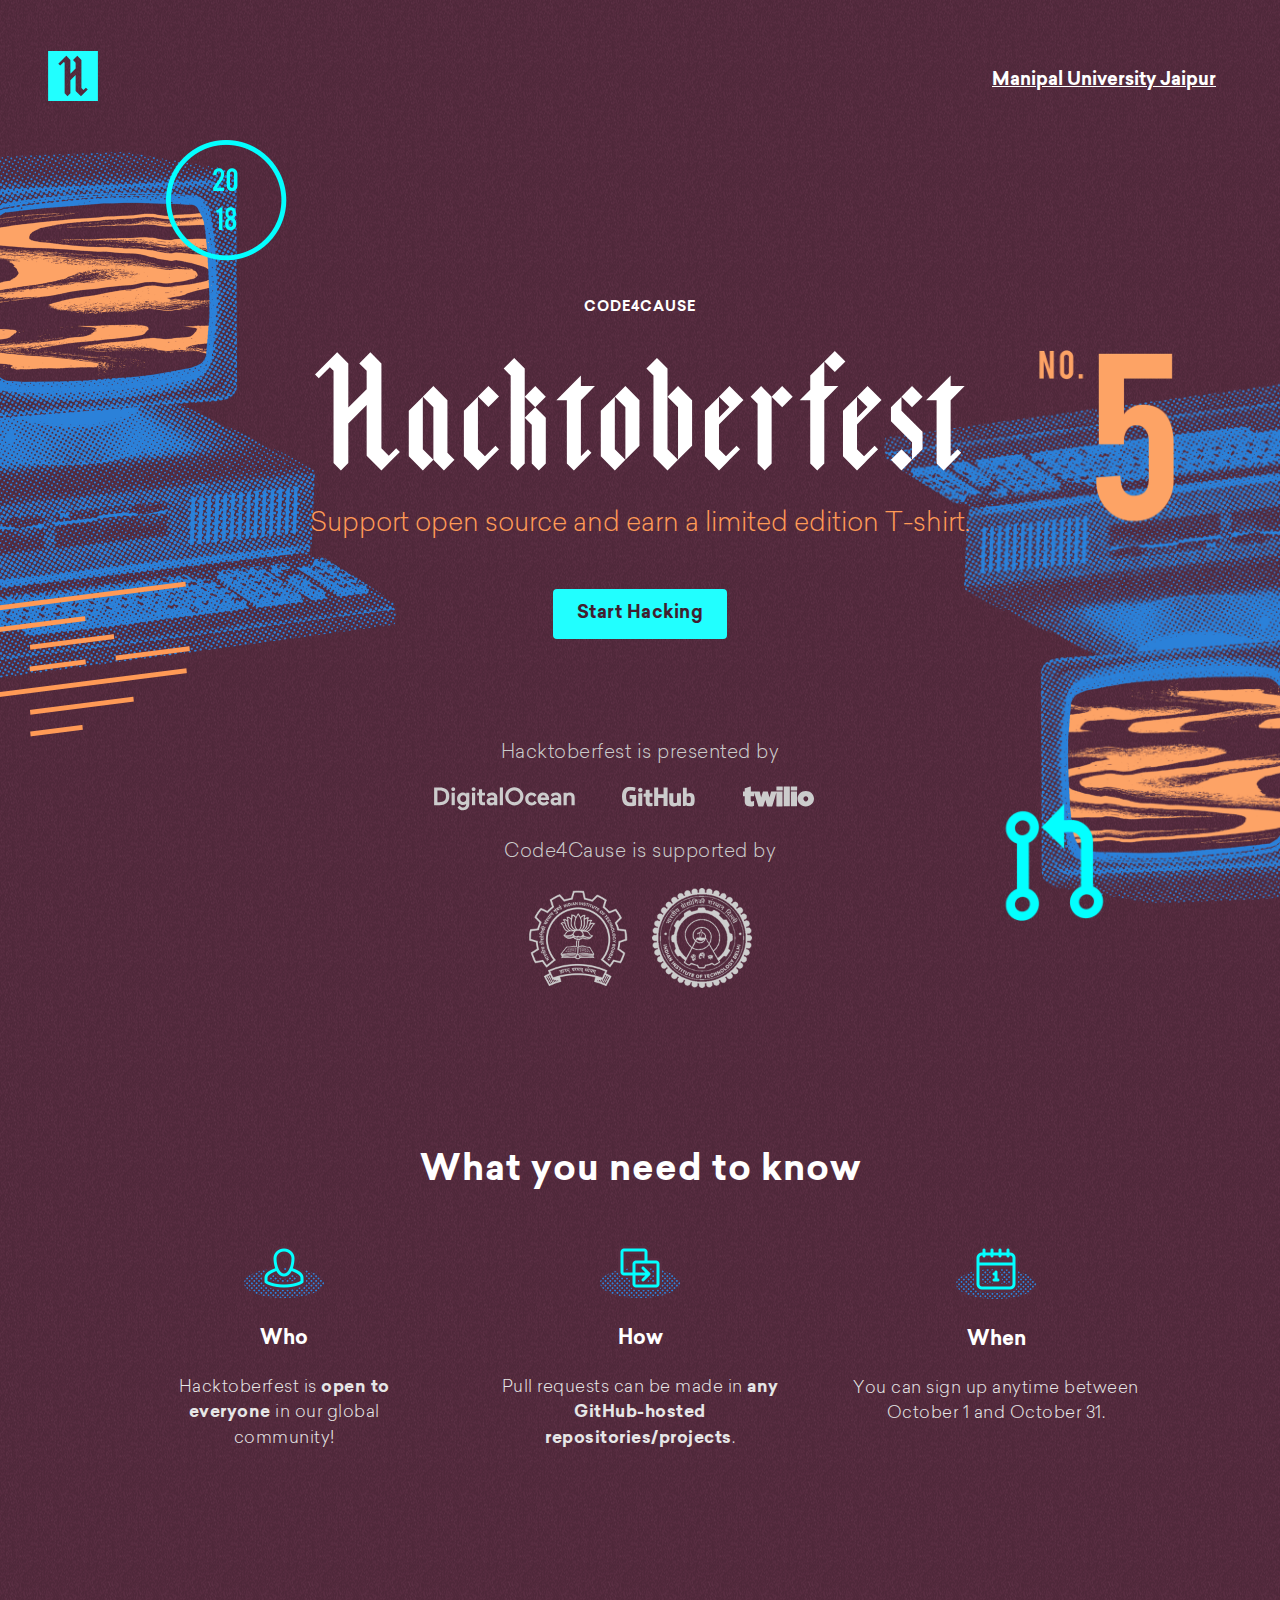
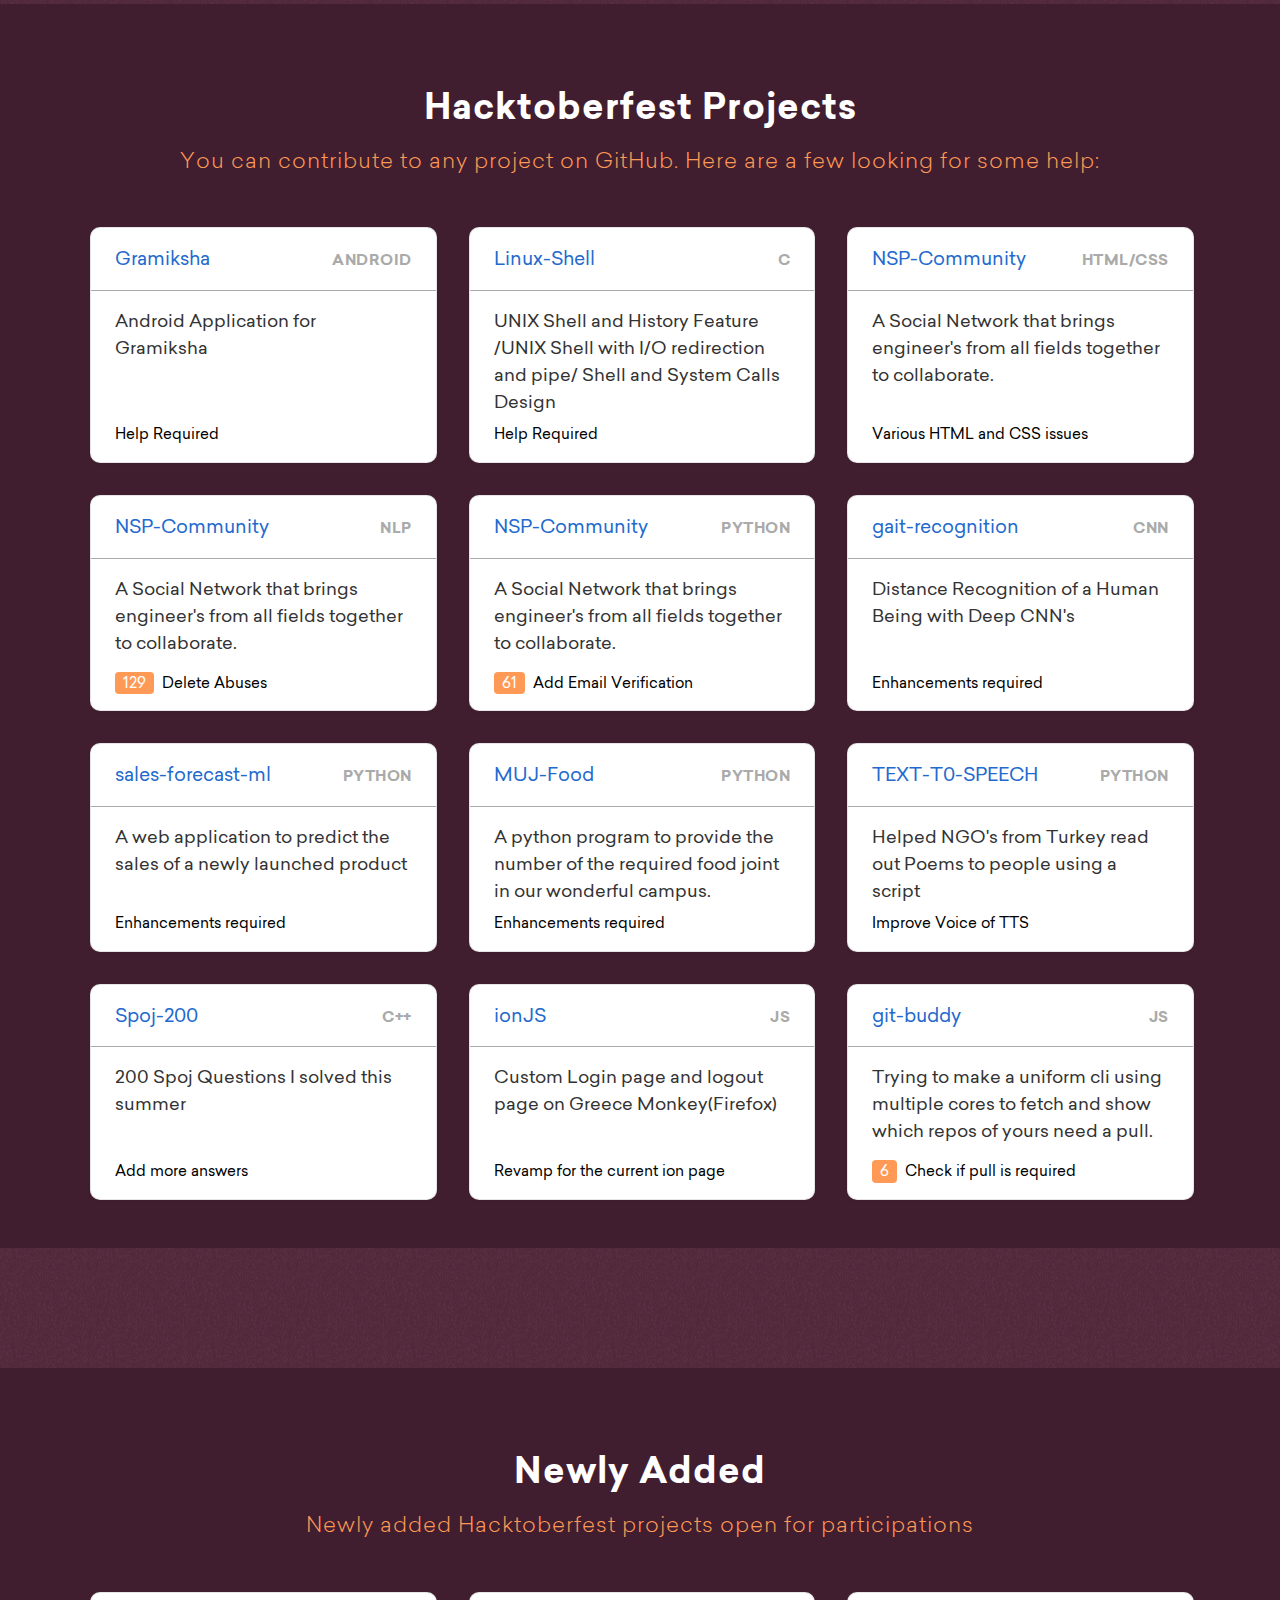
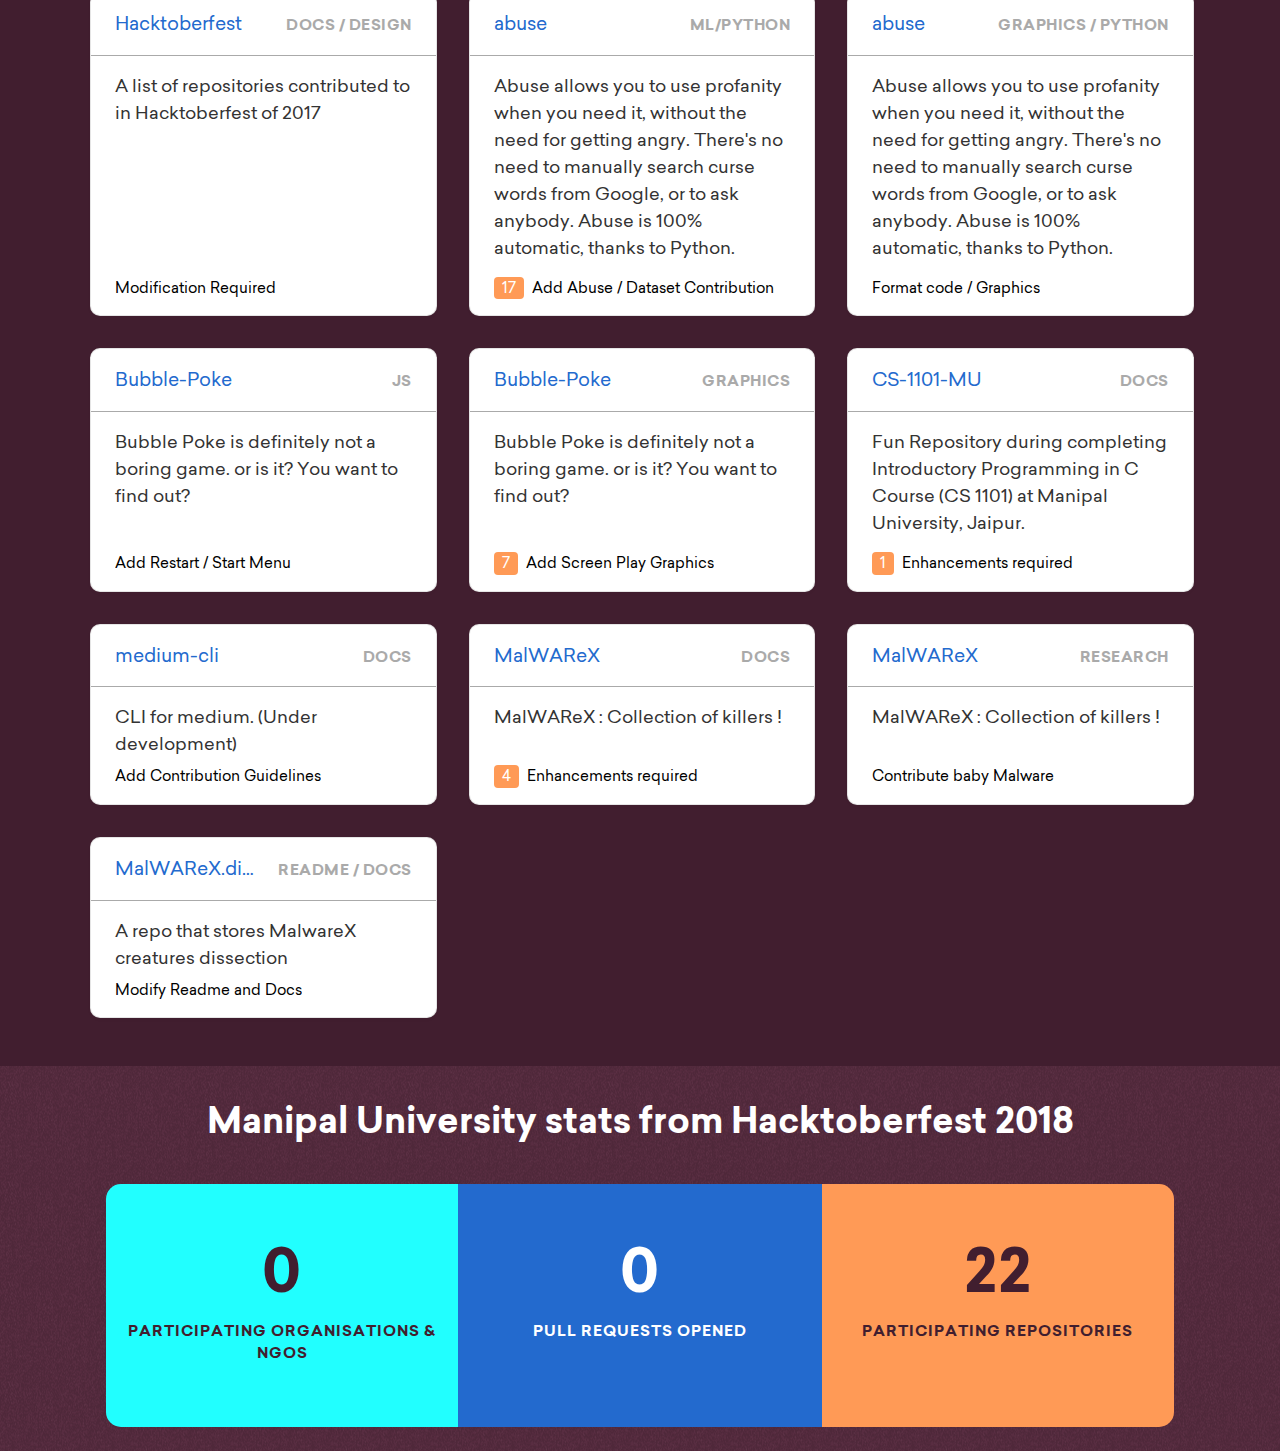
<file: index.html>
<!DOCTYPE html>
<html lang="en">
   <head>
      <meta charset="utf-8">
      <meta content="IE=edge,chrome=1" http-equiv="X-UA-Compatible">
      <title>Hacktoberfest (C4C)</title>
      <link rel="apple-touch-icon" href="apple-touch-icon.png">
      <link rel="shortcut icon" href="favicon.png">
      <meta name="description" content="Hacktoberfest is a month-long celebration of open source software.">
      <meta name="viewport" content="width=device-width, initial-scale=1.0">
      <link rel="stylesheet" media="screen" href="assets/teaser.css" />
      <script src="http://cdn.ravenjs.com/1.1.2/jquery,native/raven.min.js"></script>
      <script src="https://cdn.polyfill.io/v2/polyfill.min.js?features=default,matchMedia,Element.prototype.placeholder,Array.prototype.includes"></script>
      <link rel="stylesheet" media="all" href="assets/application-17a40a0e481697a169f58efbbceac349c4dee085b96641f5411b82c4718132b2.css" />
      <meta name="csrf-param" content="authenticity_token" />
      <meta name="csrf-token" content="JSiXw0ukilD1JzIhTpXRj3lHNp4OrdzouauXdsvU4MRqqbFEiLSiZOFg4X2PkeLS6EuGj/yr6QbmbVQl5r0ufg==" />
   </head>
   <body class="controller--home action--index">
      <header class="header" role="banner">
         <nav class="top-nav">
            <a href="index.html">
                <!-- Generator: Adobe Illustrator 22.1.0, SVG Export Plug-In . SVG Version: 6.00 Build 0)  -->
                <svg xmlns="http://www.w3.org/2000/svg" xmlns:xlink="http://www.w3.org/1999/xlink" version="1.1" id="Layer_1" x="0px" y="0px"
                    viewBox="0 0 300 300" style="enable-background:new 0 0 300 300;" xml:space="preserve" role="img" aria-labelledby="dyn2wm4vin1xgraye3ggy9kf12oaz8a"
                    class="header__logo" width="50px" height="50px">
                    <title id="dyn2wm4vin1xgraye3ggy9kf12oaz8a">Hacktoberfest</title>
                    <style type="text/css">
                        .st0 {
                            fill: #FFFFFF;
                        }
                    </style>
                    <path class="st0" d="M0.7,0.7v298.7h298.7V0.7H0.7z M197.8,271.4l-32-32v-95.6l-31.4,31.4v79l-17.3,17.3L99.8,254V70.4L95,65.6  L73,87.7L61.7,76.5l47.8-47.8l0.1,0.1l0,0l1.9,1.8l22.8,22.8V136l31.4-31.4V70.2L150,54.4l25.8-25.8l24.7,24.7v169.1l12.1,12.1  l14.7-14.7l11.1,11.1L197.8,271.4z"></path>
                </svg>
            </a>
            <ul class="top-nav--secondary">
               <li>
                  <a class="active" href="https://jaipur.manipal.edu" target="_blank">Manipal University Jaipur</a>
               </li>
            </ul>
        </nav>
    </header>
    <main>
        <section id="top" class="hero">
            <div class="hero--content">
               <h1 class="hero--headline">
                  Code4Cause
               </h1>
               <div class="hero--logo">
                  <svg xmlns="http://www.w3.org/2000/svg" xmlns:xlink="http://www.w3.org/1999/xlink" width="650px" height="120px" viewBox="0 0 650 120" version="1.1" role="img" aria-labelledby="87qhsz3360uj6xpqxk4hl975pio2u7p l1bc0610ek2gqye5ebsbttyeav9mn9q" class="hero--logo-image">
                     <title id="87qhsz3360uj6xpqxk4hl975pio2u7p">Hacktoberfest 2018</title>
                     <!-- Generator: Sketch 50.2 (55047) - http://www.bohemiancoding.com/sketch -->
                     <desc id="l1bc0610ek2gqye5ebsbttyeav9mn9q">Created with Sketch.</desc>
                     <defs></defs>
                     <g id="Landing-Page" stroke="none" stroke-width="1" fill="none" fill-rule="evenodd">
                        <g id="hacktoberfest-landing_v7" transform="translate(-475.000000, -323.000000)" fill="#FFFFFF">
                           <g id="hero-copy---coming-soon" transform="translate(475.000000, 278.000000)">
                              <g id="Group" transform="translate(0.000000, 45.000000)">
                                 <polygon id="Fill-1" points="241.322346 49.1683308 251.858887 49.1683308 251.858887 112.384872 258.882045 119.40803 265.907008 112.384872 276.441744 101.848331 272.930165 98.3358496 265.907008 105.35991 265.907008 49.1674286 279.954226 35.1202105 265.907008 35.1202105 265.907008 24.5845714"></polygon>
                                 <polygon id="Fill-2" points="495.250647 24.5841203 495.250647 38.6322406 484.715008 49.1678797 495.250647 49.1678797 495.250647 112.385323 502.274707 119.408481 509.298767 112.385323 509.298767 49.1678797 523.346887 35.1206617 509.298767 35.1206617 509.298767 24.5841203 509.298767 10.5350977"></polygon>
                                 <polygon id="Fill-3" points="519.834857 -9.02255639e-05 509.299218 10.5355489 519.834857 21.071188 530.370496 10.5355489"></polygon>
                                 <polygon id="Fill-4" points="331.430075 17.5592481 338.454135 24.5842105 338.454135 105.360451 352.502256 119.408571 363.038797 108.87203 352.502256 98.336391 352.502256 45.656391 352.502256 35.1198496 352.502256 17.5592481 341.965714 7.02360902"></polygon>
                                 <polygon id="Fill-5" points="352.502526 45.656391 363.038165 56.1920301 363.038165 108.87203 377.086286 94.8239098 377.086286 49.1679699 363.038165 35.1198496"></polygon>
                                 <polygon id="Fill-6" points="44.2816241 12.3947368 51.6611729 19.7742857 51.6611729 38.1342857 33.3020752 56.4933835 33.3020752 30.8449624 33.3020752 12.3947368 22.2313985 1.32406015 22.1862857 1.37007519 22.1411729 1.32406015 -0.000180451128 23.4654135 3.78117293 27.2467669 14.8509474 16.1760902 18.5420752 19.8663158 18.5420752 112.027218 25.9216241 119.408571 33.3020752 112.027218 33.3020752 72.3956391 51.6611729 54.0365414 51.6611729 86.1965414 51.6611729 104.647669 66.4211729 119.408571 73.8025263 112.027218 77.4927519 108.337895 84.8723008 100.957444 81.1829774 97.267218 73.8025263 104.647669 66.4211729 97.267218 66.4211729 86.1965414 66.4211729 30.8449624 66.4211729 16.0849624 66.4211729 12.3947368 55.3513985 1.32406015"></polygon>
                                 <polygon id="Fill-7" points="611.067248 49.1683308 621.602887 49.1683308 621.602887 112.384872 628.626947 119.40803 635.651008 112.384872 646.186647 101.848331 642.675068 98.3358496 635.651008 105.35991 635.651008 49.1674286 649.699128 35.1202105 635.651008 35.1202105 635.651008 24.5845714"></polygon>
                                 <polygon id="Fill-8" points="285.793985 59.703609 285.793985 105.359549 299.842105 119.408571 310.377744 108.87203 299.842105 98.336391 299.842105 45.656391"></polygon>
                                 <polygon id="Fill-9" points="299.842195 45.656391 310.378737 56.1920301 310.378737 108.87203 324.426857 94.8239098 324.426857 49.1679699 310.378737 35.1198496"></polygon>
                                 <path d="M403.978466,45.6563008 L389.930346,59.7035188 L389.930346,105.360361 L403.978466,119.408481 L411.002526,112.385323 L414.514105,108.87194 L425.050647,98.3363008 L421.538165,94.8238195 L411.002526,105.360361 L403.978466,98.3363008 L403.978466,73.578406 L428.475609,49.0812632 L414.514105,35.1206617 L403.978466,45.6563008 Z M403.978466,45.6563008 L414.427489,56.1053233 L403.978466,66.5543459 L403.978466,45.6563008 Z" id="Fill-10"></path>
                                 <polygon id="Fill-11" points="93.7910977 59.703609 93.7910977 105.359549 107.839218 119.408571 118.374857 108.87203 107.839218 98.336391 107.839218 45.656391"></polygon>
                                 <polygon id="Fill-12" points="107.839218 45.6563008 118.374857 56.1919398 118.374857 108.87194 128.911398 119.408481 139.447038 108.87194 132.422977 101.84788 132.422977 49.1678797 118.374857 35.1206617"></polygon>
                                 <polygon id="Fill-13" points="148.886526 59.703609 148.886526 105.359549 162.933744 119.408571 169.957805 112.384511 173.470286 108.87203 184.005925 98.336391 180.494346 94.8239098 169.957805 105.359549 162.933744 98.336391 162.933744 45.656391"></polygon>
                                 <polygon id="Fill-14" points="162.934105 45.556782 173.469744 56.0933233 184.005383 45.556782 173.469744 35.0211429"></polygon>
                                 <polygon id="Fill-15" points="220.270105 35.1200301 209.734466 45.6565714 220.270105 56.1913083 230.806647 45.6565714"></polygon>
                                 <polygon id="Fill-16" points="209.734376 66.7284812 216.757534 73.7525414 216.757534 112.384421 223.782496 119.408481 230.806556 112.384421 230.806556 66.7284812 220.270917 56.1919398"></polygon>
                                 <polygon id="Fill-17" points="188.662195 17.5592481 195.686256 24.5842105 195.686256 112.384511 202.710316 119.408571 209.734376 112.384511 209.734376 66.7285714 209.734376 45.656391 209.734376 35.1198496 209.734376 17.5592481 199.197835 7.02360902"></polygon>
                                 <path d="M542.030887,45.6563008 L527.982767,59.7035188 L527.982767,105.360361 L542.030887,119.408481 L549.054947,112.385323 L552.567429,108.87194 L563.103068,98.3363008 L559.591489,94.8238195 L549.054947,105.360361 L542.030887,98.3363008 L542.030887,73.578406 L566.52803,49.0812632 L552.567429,35.1206617 L542.030887,45.6563008 Z M542.030887,45.6563008 L552.47991,56.1053233 L542.030887,66.5543459 L542.030887,45.6563008 Z" id="Fill-18"></path>
                                 <polygon id="Fill-19" points="456.638617 45.656391 467.174256 56.1920301 477.710797 45.656391 467.174256 35.1198496"></polygon>
                                 <polygon id="Fill-20" points="435.566436 45.6563008 442.590496 52.6794586 442.590496 63.216 442.590496 73.7525414 442.590496 112.385323 449.614556 119.408481 456.638617 112.385323 456.638617 73.7525414 456.638617 63.216 456.638617 45.6563008 446.102075 35.1206617"></polygon>
                                 <polygon id="Fill-21" points="575.946947 108.87203 586.482586 119.408571 597.018226 108.87203 586.482586 98.336391"></polygon>
                                 <polygon id="Fill-22" points="607.554947 45.656391 597.018406 35.1198496 586.482767 45.656391 597.018406 56.1920301"></polygon>
                                 <polygon id="Fill-23" points="575.946947 56.1917594 575.946947 70.2398797 597.018226 91.3120602 597.018226 108.872662 607.554767 98.3361203 607.554767 80.7755188 605.798977 79.0206316 597.018226 70.2398797 586.482586 59.7042406 586.482586 45.6561203"></polygon>
                              </g>
                           </g>
                        </g>
                     </g>
                  </svg>
               </div>
               <div class="hero--sub-headline mb-60">
                  Support open source and earn a limited edition&nbsp;T-shirt.
               </div>
               <a class="Button Button--primary hero--cta" href="https://github.com/MFOSSociety" target="_blank">Start Hacking</a>
               <div class="hero--credits">
                  <div>
                     Hacktoberfest is presented by
                  </div>
                    <div class="hero--credits-logos">
                        <svg xmlns="http://www.w3.org/2000/svg" xmlns:xlink="http://www.w3.org/1999/xlink" width="141px" height="32px" viewBox="0 0 141 24"
                            version="1.1" role="img" aria-labelledby="s37o96v5w0qup83324gnuptvtmssrt3 l1bc0610ek2gqye5ebsbttyeav9mn9q"
                            class="hero--credits-logo hero--credits-logo-do" style="margin-top:-7px">
                            <title id="s37o96v5w0qup83324gnuptvtmssrt3">DigitalOcean</title>
                            <!-- Generator: Sketch 50.2 (55047) - http://www.bohemiancoding.com/sketch -->
                            <desc id="l1bc0610ek2gqye5ebsbttyeav9mn9q">Created with Sketch.</desc>
                            <defs></defs>
                            <g id="Landing-Page" stroke="none" stroke-width="1" fill="none" fill-rule="evenodd">
                                <g id="hacktoberfest-landing_v7" transform="translate(-518.000000, -1136.000000)" fill="#FF9A56">
                                    <g id="what" transform="translate(270.000000, 1020.000000)">
                                        <g id="Group-4" transform="translate(248.000000, 115.000000)">
                                            <g id="logo-do" transform="translate(0.000000, 1.000000)">
                                                <g id="Layer_1">
                                                    <g id="XMLID_749_">
                                                        <g id="XMLID_751_" transform="translate(0.053532, 0.006683)">
                                                            <path d="M12.2049771,2.30747906 C10.4404021,1.09879955 8.23468334,0.476146473 5.66134479,0.476146473 L0.0735239584,0.476146473 L0.0735239584,18.2034459 L5.66134479,18.2034459 C8.23468334,18.2034459 10.4404021,17.5441662 12.2049771,16.2622334 C13.1607885,15.566327 13.9327901,14.6140341 14.4474578,13.4053546 C14.9621255,12.196675 15.2562214,10.8048623 15.2562214,9.22991625 C15.2562214,7.65497022 14.9988875,6.26315746 14.4474578,5.0911046 C13.9327901,3.88242509 13.1975505,2.93013214 12.2049771,2.30747906 L12.2049771,2.30747906 Z M3.34534011,3.44290527 L5.10991511,3.44290527 C7.0583,3.44290527 8.67582709,3.80917179 9.8889724,4.57833147 C11.2491656,5.38411781 11.9476432,6.95906384 11.9476432,9.1932896 C11.9476432,11.5007687 11.2491656,13.1123413 9.8889724,13.991381 L9.8889724,13.991381 C8.71258907,14.7605407 7.13182396,15.1634338 5.14667709,15.1634338 L3.38210208,15.1634338 L3.38210208,3.44290527 L3.34534011,3.44290527 Z"
                                                                id="XMLID_978_"></path>
                                                            <path d="M19.1897531,0.219759911 C18.6383234,0.219759911 18.1971797,0.40289317 17.8295599,0.769159688 C17.4619401,1.13542621 17.2413682,1.57494603 17.2413682,2.1243458 C17.2413682,2.67374558 17.4251781,3.1132654 17.7927979,3.51615857 C18.1604177,3.88242509 18.6383234,4.06555835 19.1897531,4.06555835 C19.7411828,4.06555835 20.1823266,3.88242509 20.5867083,3.51615857 C20.9543281,3.14989205 21.138138,2.67374558 21.138138,2.1243458 C21.138138,1.57494603 20.9543281,1.13542621 20.5867083,0.769159688 C20.1823266,0.439519822 19.7044208,0.219759911 19.1897531,0.219759911 L19.1897531,0.219759911 Z"
                                                                id="XMLID_977_"></path>
                                                            <rect id="XMLID_976_" x="17.572226" y="5.67713103" width="3.16153021" height="12.4896883"></rect>
                                                            <path d="M32.1667318,6.73930393 C31.2109203,5.89689094 30.1448229,5.42074447 29.0052016,5.42074447 C27.2773886,5.42074447 25.8069094,6.00677089 24.70405,7.2154504 C23.5644287,8.38750326 23.012999,9.88919598 23.012999,11.6839019 C23.012999,13.4419812 23.5644287,14.9436739 24.667288,16.1523534 C25.7701474,17.3244063 27.2406266,17.9104327 28.9684396,17.9104327 C30.1815849,17.9104327 31.2109203,17.5807929 32.0932078,16.9215131 L32.0932078,17.2145263 C32.0932078,18.2400726 31.799112,19.0458589 31.2844443,19.5952587 C30.7330146,20.1446585 29.961013,20.4376717 29.0419636,20.4376717 C27.5714844,20.4376717 26.6891969,19.8516453 25.5495755,18.3865792 L23.4173807,20.4376717 L23.4909047,20.510925 C23.9688104,21.1702047 24.667288,21.7928578 25.5863375,22.3788842 C26.505387,22.9649107 27.7185323,23.2945505 29.0787255,23.2945505 C30.9535865,23.2945505 32.4608276,22.7085241 33.563687,21.5730979 C34.6665464,20.4376717 35.254738,18.8993523 35.254738,17.0313931 L35.254738,5.67713103 L32.1667318,5.67713103 L32.1667318,6.73930393 L32.1667318,6.73930393 Z M31.3212063,14.1012609 C30.7697766,14.723914 30.071299,15.0169272 29.1522495,15.0169272 C28.2332,15.0169272 27.5347224,14.723914 27.0200547,14.1012609 C26.468625,13.4786079 26.2112912,12.6728215 26.2112912,11.6472753 C26.2112912,10.621729 26.468625,9.81594268 27.0200547,9.1932896 C27.5714844,8.57063652 28.269962,8.27762331 29.1522495,8.27762331 C30.071299,8.27762331 30.7697766,8.57063652 31.3212063,9.1932896 C31.872636,9.81594268 32.1299698,10.6583557 32.1299698,11.6472753 C32.1667318,12.6728215 31.872636,13.4786079 31.3212063,14.1012609 L31.3212063,14.1012609 Z"
                                                                id="XMLID_973_"></path>
                                                            <rect id="XMLID_972_" x="37.9383625" y="5.67713103" width="3.16153021" height="12.4896883"></rect>
                                                            <path d="M39.5558896,0.219759911 C39.0044599,0.219759911 38.5633162,0.40289317 38.1956964,0.769159688 C37.8280766,1.13542621 37.6075047,1.57494603 37.6075047,2.1243458 C37.6075047,2.67374558 37.7913146,3.1132654 38.1589344,3.51615857 C38.5265542,3.88242509 39.0044599,4.06555835 39.5558896,4.06555835 C40.1073193,4.06555835 40.548463,3.88242509 40.9528448,3.51615857 C41.3204646,3.14989205 41.5042745,2.67374558 41.5042745,2.1243458 C41.5042745,1.57494603 41.3204646,1.13542621 40.9528448,0.769159688 C40.548463,0.439519822 40.1073193,0.219759911 39.5558896,0.219759911 L39.5558896,0.219759911 Z"
                                                                id="XMLID_971_"></path>
                                                            <path d="M48.0111448,2.30747906 L44.9231386,2.30747906 L44.9231386,5.67713103 L43.1218016,5.67713103 L43.1218016,8.53400987 L44.9231386,8.53400987 L44.9231386,13.6983678 C44.9231386,15.3099404 45.2539964,16.4819933 45.87895,17.141273 C46.5406656,17.8005528 47.680287,18.1668193 49.2610521,18.1668193 C49.7757198,18.1668193 50.2903875,18.1668193 50.8050552,18.1301926 L50.9521031,18.1301926 L50.9521031,15.2733138 L49.8860057,15.3465671 C49.1507662,15.3465671 48.6360985,15.2000605 48.3787646,14.9436739 C48.1214307,14.6872874 48.0111448,14.1378876 48.0111448,13.2954746 L48.0111448,8.57063652 L50.9521031,8.57063652 L50.9521031,5.71375768 L48.0111448,5.71375768 L48.0111448,2.30747906 L48.0111448,2.30747906 Z"
                                                                id="XMLID_970_"></path>
                                                            <rect id="XMLID_969_" x="65.7304188" y="0.439519822" width="3.16153021" height="17.7272995"></rect>
                                                            <path d="M100.691061,13.6983678 C100.139631,14.3210209 99.5514396,14.8704206 99.1102959,15.1634338 L99.1102959,15.1634338 C98.6691521,15.4564471 98.1177224,15.566327 97.4927688,15.566327 C96.5737193,15.566327 95.8017177,15.2366871 95.2135261,14.5407808 C94.6253344,13.8448744 94.2944766,12.9658347 94.2944766,11.9036618 C94.2944766,10.8414889 94.5885724,9.96244929 95.1767641,9.2665429 C95.7649558,8.57063652 96.5369573,8.24099665 97.4560068,8.24099665 C98.4853422,8.24099665 99.5514396,8.86364973 100.470489,9.96244929 L102.565922,7.98461009 L102.565922,7.98461009 C101.205729,6.2265308 99.4779157,5.42074447 97.4192448,5.42074447 C95.6914318,5.42074447 94.1841907,6.04339755 92.9710454,7.28870371 C91.7579,8.53400987 91.1329464,10.0723292 91.1329464,11.9402885 C91.1329464,13.8082477 91.7579,15.3831938 92.9710454,16.5918733 C94.1841907,17.8371794 95.6914318,18.4598325 97.4192448,18.4598325 C99.6984875,18.4598325 101.536587,17.4709129 102.786494,15.676207 L100.691061,13.6983678 L100.691061,13.6983678 Z"
                                                                id="XMLID_968_"></path>
                                                            <path d="M113.631278,7.43521031 C113.190134,6.81255723 112.56518,6.29978411 111.829941,5.93351759 C111.094701,5.56725107 110.212414,5.38411781 109.21984,5.38411781 C107.455265,5.38411781 106.021548,6.04339755 104.955451,7.28870371 C103.889353,8.57063652 103.374685,10.1455825 103.374685,11.9769151 C103.374685,13.881501 103.962877,15.4198204 105.102498,16.6284999 C106.24212,17.8005528 107.786123,18.4232059 109.660984,18.4232059 C111.793179,18.4232059 113.520992,17.5807929 114.844423,15.8959669 L114.917947,15.8227136 L112.859276,13.8448744 L112.859276,13.8448744 C112.675466,14.0646343 112.38137,14.3210209 112.160798,14.5774074 C111.866703,14.8704206 111.572607,15.0901805 111.241749,15.2366871 C110.763843,15.4564471 110.249176,15.6029537 109.660984,15.6029537 C108.778696,15.6029537 108.080219,15.3465671 107.528789,14.833794 C107.014121,14.3576475 106.720026,13.7349944 106.646502,12.9292081 L114.991471,12.9292081 L115.028233,11.7937819 C115.028233,10.9879955 114.917947,10.2188359 114.697375,9.48630281 C114.403279,8.71714313 114.072421,8.05786339 113.631278,7.43521031 L113.631278,7.43521031 Z M106.756788,10.3653425 C106.903835,9.77931603 107.197931,9.2665429 107.565551,8.90027639 C108.006695,8.49738322 108.558125,8.27762331 109.21984,8.27762331 C109.991842,8.27762331 110.580033,8.49738322 110.984415,8.93690304 C111.352035,9.33979621 111.572607,9.81594268 111.609369,10.4019691 L106.756788,10.4019691 L106.756788,10.3653425 Z"
                                                                id="XMLID_964_"></path>
                                                            <path d="M125.725969,6.62942397 L125.725969,6.62942397 C124.770157,5.82363764 123.446726,5.42074447 121.792437,5.42074447 C120.72634,5.42074447 119.770528,5.64050438 118.888241,6.0800242 C118.079477,6.48291737 117.270714,7.17882375 116.756046,8.09449005 L116.792808,8.1311167 L118.814717,10.0723292 C119.660242,8.75376978 120.579292,8.27762331 121.792437,8.27762331 C122.454153,8.27762331 123.005582,8.46075656 123.409964,8.79039643 C123.814346,9.1200363 124.034918,9.55955612 124.034918,10.1455825 L124.034918,10.7682356 C123.262916,10.5484757 122.490915,10.4019691 121.718913,10.4019691 C120.138148,10.4019691 118.888241,10.7682356 117.932429,11.5007687 C116.976618,12.2333017 116.498712,13.2954746 116.498712,14.6140341 C116.498712,15.7860869 116.903094,16.7383799 117.711857,17.4342863 C118.520621,18.1301926 119.549956,18.4598325 120.763102,18.4598325 C121.976247,18.4598325 123.079106,17.983686 124.108442,17.141273 L124.108442,18.1668193 L127.196448,18.1668193 L127.196448,10.1455825 C127.159686,8.60726317 126.68178,7.43521031 125.725969,6.62942397 L125.725969,6.62942397 Z M120.138148,13.4053546 C120.505768,13.148968 120.983673,13.039088 121.645389,13.039088 C122.417391,13.039088 123.226154,13.1855946 124.034918,13.4786079 L124.034918,14.6872874 C123.33644,15.3099404 122.417391,15.6395803 121.314531,15.6395803 C120.763102,15.6395803 120.35872,15.5297004 120.064624,15.2733138 C119.770528,15.0535539 119.62348,14.7605407 119.62348,14.3576475 C119.62348,13.9547543 119.770528,13.6251145 120.138148,13.4053546 L120.138148,13.4053546 Z"
                                                                id="XMLID_959_"></path>
                                                            <path d="M139.291139,6.84918389 C138.408852,5.86026429 137.195706,5.38411781 135.614941,5.38411781 C134.365034,5.38411781 133.335698,5.75038433 132.600459,6.44629072 L132.600459,5.67713103 L129.512453,5.67713103 L129.512453,18.1668193 L132.673983,18.1668193 L132.673983,11.2810088 C132.673983,10.3287158 132.894555,9.59618277 133.335698,9.04678299 C133.776842,8.49738322 134.401796,8.24099665 135.210559,8.24099665 C135.909037,8.24099665 136.460467,8.46075656 136.864848,8.93690304 C137.26923,9.41304951 137.45304,10.0723292 137.45304,10.9147422 L137.45304,18.1301926 L140.61457,18.1301926 L140.61457,10.9147422 C140.61457,9.1932896 140.173427,7.83810348 139.291139,6.84918389 L139.291139,6.84918389 Z"
                                                                id="XMLID_957_"></path>
                                                            <path d="M61.760125,6.62942397 L61.760125,6.62942397 C60.8043136,5.82363764 59.4808823,5.42074447 57.8265933,5.42074447 C56.7604959,5.42074447 55.8046844,5.64050438 54.9223969,6.0800242 C54.1136334,6.48291737 53.3048698,7.17882375 52.7902021,8.09449005 L52.8269641,8.1311167 L54.8488729,10.0723292 C55.6943985,8.75376978 56.6134479,8.27762331 57.8265933,8.27762331 C58.4883089,8.27762331 59.0397386,8.46075656 59.4441203,8.79039643 C59.8485021,9.1200363 60.069074,9.55955612 60.069074,10.1455825 L60.069074,10.7682356 C59.2970724,10.5484757 58.5250709,10.4019691 57.7530693,10.4019691 C56.1723042,10.4019691 54.9223969,10.7682356 53.9665854,11.5007687 C53.010774,12.2333017 52.5328683,13.2954746 52.5328683,14.6140341 C52.5328683,15.7860869 52.93725,16.7383799 53.7460136,17.4342863 C54.5547771,18.1301926 55.5841125,18.4598325 56.7972578,18.4598325 C58.0104031,18.4598325 59.1132625,17.983686 60.1425979,17.141273 L60.1425979,18.1668193 L63.2306042,18.1668193 L63.2306042,10.1455825 C63.1938422,8.60726317 62.7159365,7.43521031 61.760125,6.62942397 L61.760125,6.62942397 Z M56.1723042,13.4053546 C56.539924,13.148968 57.0178297,13.039088 57.6795453,13.039088 C58.4515469,13.039088 59.2603104,13.1855946 60.069074,13.4786079 L60.069074,14.6872874 C59.3705964,15.3099404 58.4515469,15.6395803 57.3486875,15.6395803 C56.7972578,15.6395803 56.3928761,15.5297004 56.0987802,15.2733138 C55.8046844,15.0535539 55.6576365,14.7605407 55.6576365,14.3576475 C55.6576365,13.9547543 55.8046844,13.6251145 56.1723042,13.4053546 L56.1723042,13.4053546 Z"
                                                                id="XMLID_954_"></path>
                                                            <path d="M80.2881625,18.4232059 C75.2517714,18.4232059 71.1344297,14.3210209 71.1344297,9.30316956 C71.1344297,4.28531826 75.2517714,0.183133259 80.2881625,0.183133259 C85.3245537,0.183133259 89.4418953,4.28531826 89.4418953,9.30316956 C89.4418953,14.3210209 85.3613157,18.4232059 80.2881625,18.4232059 L80.2881625,18.4232059 Z M80.2881625,3.36965197 C77.0163464,3.36965197 74.3694839,6.00677089 74.3694839,9.2665429 C74.3694839,12.5263149 77.0163464,15.1634338 80.2881625,15.1634338 C83.5599787,15.1634338 86.2068412,12.5263149 86.2068412,9.2665429 C86.2068412,6.00677089 83.5599787,3.36965197 80.2881625,3.36965197 L80.2881625,3.36965197 Z"
                                                                id="XMLID_752_"></path>
                                                        </g>
                                                    </g>
                                                </g>
                                            </g>
                                        </g>
                                    </g>
                                </g>
                            </g>
                        </svg>
                        <svg xmlns="http://www.w3.org/2000/svg" xmlns:xlink="http://www.w3.org/1999/xlink" width="73px" height="25px" viewBox="0 0 73 20"
                            version="1.1" role="img" aria-labelledby="dbzkbmj8rgatuszlkfivony3fkorp8f l1bc0610ek2gqye5ebsbttyeav9mn9q"
                            class="hero--credits-logo hero--credits-logo-github">
                            <title id="dbzkbmj8rgatuszlkfivony3fkorp8f">GitHub</title>
                            <desc id="l1bc0610ek2gqye5ebsbttyeav9mn9q">Created with Sketch.</desc>
                            <defs>
                                <polygon id="path-1" points="0 0.12 14.3142485 0.12 14.3142485 19.7979596 0 19.7979596"></polygon>
                                <polygon id="path-3" points="0.0611905817 0.0247272727 12.1699695 0.0247272727 12.1699695 18.9703838 0.0611905817 18.9703838"></polygon>
                            </defs>
                            <g id="Landing-Page" stroke="none" stroke-width="1" fill="none" fill-rule="evenodd">
                                <g id="hacktoberfest-landing_v7" transform="translate(-882.000000, -1135.000000)">
                                    <g id="what" transform="translate(270.000000, 1020.000000)">
                                        <g id="Group-4" transform="translate(248.000000, 115.000000)">
                                            <g id="logo-github" transform="translate(364.000000, 0.000000)">
                                                <g id="Group-3" transform="translate(0.000000, 0.081980)">
                                                    <mask id="mask-2" fill="white">
                                                        <use xlink:href="#path-1"></use>
                                                    </mask>
                                                    <g id="Clip-2"></g>
                                                    <path d="M14.028315,8.54240404 L7.90763906,8.54240404 C7.74991053,8.54240404 7.62170554,8.67048485 7.62170554,8.82826263 L7.62170554,11.8177576 C7.62170554,11.9755354 7.74991053,12.1038182 7.90763906,12.1038182 L10.2954064,12.1038182 L10.2954064,15.8181616 C10.2954064,15.8181616 9.75933158,16.0005859 8.27729003,16.0005859 C6.52852548,16.0005859 4.0857554,15.362404 4.0857554,9.99593939 C4.0857554,4.62846465 6.6294313,3.92220202 9.01740083,3.92220202 C11.0844535,3.92220202 11.9752152,4.28583838 12.5416224,4.4609899 C12.7197748,4.51533333 12.8843787,4.33836364 12.8843787,4.18058586 L13.5672623,1.29210101 C13.5672623,1.21816162 13.5421875,1.12927273 13.4580657,1.06886869 C13.2277416,0.904828283 11.8239576,0.119979798 8.27729003,0.119979798 C4.19110997,0.119979798 -2.02216066e-05,1.85674747 -2.02216066e-05,10.2052323 C-2.02216066e-05,18.5539192 4.79856704,19.7979596 8.84228172,19.7979596 C12.1903731,19.7979596 14.2214313,18.3686667 14.2214313,18.3686667 C14.3051488,18.3226061 14.3142485,18.2056364 14.3142485,18.152101 L14.3142485,8.82826263 C14.3142485,8.67048485 14.1862457,8.54240404 14.028315,8.54240404"
                                                        id="Fill-1" fill="#FF9A56" mask="url(#mask-2)"></path>
                                                </g>
                                                <path d="M45.5706443,1.20230303 C45.5706443,1.04331313 45.4444615,0.914828283 45.2865307,0.914828283 L41.8403645,0.914828283 C41.6828382,0.914828283 41.5550377,1.04331313 41.5550377,1.20230303 C41.5550377,1.20311111 41.5558465,7.85583838 41.5558465,7.85583838 L36.1841789,7.85583838 L36.1841789,1.20230303 C36.1841789,1.04331313 36.0573895,0.914828283 35.8998632,0.914828283 L32.453697,0.914828283 C32.2969795,0.914828283 32.1691789,1.04331313 32.1691789,1.20230303 L32.1691789,19.2180606 C32.1691789,19.3768485 32.2969795,19.5063434 32.453697,19.5063434 L35.8998632,19.5063434 C36.0573895,19.5063434 36.1841789,19.3768485 36.1841789,19.2180606 L36.1841789,11.512 L41.5558465,11.512 C41.5558465,11.512 41.5465446,19.2174545 41.5465446,19.2180606 C41.5465446,19.3768485 41.6743452,19.5063434 41.8320737,19.5063434 L45.2863285,19.5063434 C45.4440571,19.5063434 45.5702399,19.3768485 45.5706443,19.2180606 L45.5706443,1.20230303 Z"
                                                    id="Fill-4" fill="#FF9A56"></path>
                                                <path d="M20.5314017,3.56638384 C20.5314017,2.32658586 19.5364986,1.3249697 18.3090471,1.3249697 C17.0828089,1.3249697 16.0872992,2.32658586 16.0872992,3.56638384 C16.0872992,4.80476768 17.0828089,5.80941414 18.3090471,5.80941414 C19.5364986,5.80941414 20.5314017,4.80476768 20.5314017,3.56638384"
                                                    id="Fill-6" fill="#FF9A56"></path>
                                                <path d="M20.2849609,15.4176162 L20.2849609,7.10145455 C20.2849609,6.94367677 20.1575648,6.81458586 19.9998363,6.81458586 L16.5645898,6.81458586 C16.4068612,6.81458586 16.2659166,6.9770101 16.2659166,7.13478788 L16.2659166,19.0493333 C16.2659166,19.3994343 16.48431,19.5036768 16.767008,19.5036768 L19.8621271,19.5036768 C20.2016479,19.5036768 20.2849609,19.3370101 20.2849609,19.0436768 L20.2849609,15.4176162 Z"
                                                    id="Fill-8" fill="#FF9A56"></path>
                                                <path d="M58.6676936,6.84171717 L55.2480177,6.84171717 C55.0910981,6.84171717 54.9634997,6.97080808 54.9634997,7.12979798 L54.9634997,15.9633333 C54.9634997,15.9633333 54.0945773,16.5984848 52.8614637,16.5984848 C51.6283501,16.5984848 51.3011645,16.0394949 51.3011645,14.8332323 L51.3011645,7.12979798 C51.3011645,6.97080808 51.1737684,6.84171717 51.0168488,6.84171717 L47.5460122,6.84171717 C47.389497,6.84171717 47.2610898,6.97080808 47.2610898,7.12979798 L47.2610898,15.4164646 C47.2610898,18.9992929 49.2597934,19.8758586 52.0093252,19.8758586 C54.2652476,19.8758586 56.0839789,18.6308081 56.0839789,18.6308081 C56.0839789,18.6308081 56.1703252,19.2869697 56.2097573,19.3647475 C56.248785,19.4423232 56.3509042,19.5207071 56.4613141,19.5207071 L58.6693114,19.5110101 C58.8258266,19.5110101 58.9542338,19.3817172 58.9542338,19.2233333 L58.9530205,7.12979798 C58.9530205,6.97080808 58.8252199,6.84171717 58.6676936,6.84171717"
                                                    id="Fill-10" fill="#FF9A56"></path>
                                                <g id="Group-14" transform="translate(60.664820, 0.890061)">
                                                    <mask id="mask-4" fill="white">
                                                        <use xlink:href="#path-3"></use>
                                                    </mask>
                                                    <g id="Clip-13"></g>
                                                    <path d="M6.0008831,15.6974545 C4.81468366,15.6612929 4.01006593,15.1237172 4.01006593,15.1237172 L4.01006593,9.41846465 C4.01006593,9.41846465 4.80376399,8.93240404 5.77763657,8.84553535 C7.00913241,8.73543434 8.19573629,9.10694949 8.19573629,12.041899 C8.19573629,15.1366465 7.66026814,15.7475556 6.0008831,15.6974545 M7.34966427,5.54694949 C5.40737895,5.54694949 4.08630139,6.41280808 4.08630139,6.41280808 L4.08630139,0.31220202 C4.08630139,0.153212121 3.95890526,0.0247272727 3.8019856,0.0247272727 L0.345910803,0.0247272727 C0.18878892,0.0247272727 0.0611905817,0.153212121 0.0611905817,0.31220202 L0.0611905817,18.3279596 C0.0611905817,18.4869495 0.18878892,18.6162424 0.346517452,18.6162424 L2.74419335,18.6162424 C2.85217673,18.6162424 2.93387202,18.5604848 2.99433463,18.4631111 C3.05398837,18.3663434 3.13993019,17.6326061 3.13993019,17.6326061 C3.13993019,17.6326061 4.55301607,18.9703838 7.22813241,18.9703838 C10.3689524,18.9703838 12.1700909,17.3788687 12.1700909,11.8257374 C12.1700909,6.27260606 9.2933651,5.54694949 7.34966427,5.54694949"
                                                        id="Fill-12" fill="#FF9A56" mask="url(#mask-4)"></path>
                                                </g>
                                                <path d="M30.1895039,6.8130101 L27.6043737,6.8130101 C27.6043737,6.8130101 27.6005316,3.40189899 27.6005316,3.40109091 C27.6005316,3.272 27.5340025,3.20735354 27.3843626,3.20735354 L23.8617587,3.20735354 C23.7248584,3.20735354 23.6512518,3.26775758 23.6512518,3.39927273 L23.6512518,6.92492929 C23.6512518,6.92492929 21.8859055,7.35058586 21.7663958,7.38513131 C21.647695,7.41947475 21.5601355,7.5289697 21.5601355,7.65967677 L21.5601355,9.87523232 C21.5601355,10.0344242 21.6875316,10.1631111 21.8450579,10.1631111 L23.6512518,10.1631111 L23.6512518,15.4932121 C23.6512518,19.452 26.4311161,19.8408889 28.3066701,19.8408889 C29.1636618,19.8408889 30.1888972,19.5659394 30.3581521,19.5035152 C30.4604734,19.4659394 30.5201271,19.3600808 30.5201271,19.2453333 L30.522756,16.8079596 C30.522756,16.6489697 30.3884845,16.5202828 30.2372269,16.5202828 C30.0865759,16.5202828 29.7011521,16.581697 29.3044042,16.581697 C28.0346895,16.581697 27.6043737,15.991798 27.6043737,15.2281616 C27.6043737,14.4653333 27.6041715,10.1631111 27.6041715,10.1631111 L30.1895039,10.1631111 C30.3470302,10.1631111 30.4748307,10.0344242 30.4748307,9.87523232 L30.4748307,7.10008081 C30.4748307,6.94109091 30.3470302,6.8130101 30.1895039,6.8130101"
                                                    id="Fill-15" fill="#FF9A56"></path>
                                            </g>
                                        </g>
                                    </g>
                                </g>
                            </g>
                        </svg>
                        <svg xmlns="http://www.w3.org/2000/svg" xmlns:xlink="http://www.w3.org/1999/xlink" width="71px" height="25px" viewBox="0 0 71 20"
                            version="1.1" role="img" aria-labelledby="hydiohj5b0n8wz6lca2ye4u5iaj80xd l1bc0610ek2gqye5ebsbttyeav9mn9q"
                            class="hero--credits-logo hero--credits-logo-twilio">
                            <title id="hydiohj5b0n8wz6lca2ye4u5iaj80xd">Twilio</title>
                            <!-- Generator: Sketch 50.2 (55047) - http://www.bohemiancoding.com/sketch -->
                            <desc id="l1bc0610ek2gqye5ebsbttyeav9mn9q">Created with Sketch.</desc>
                            <defs></defs>
                            <g id="Landing-Page" stroke="none" stroke-width="1" fill="none" fill-rule="evenodd">
                                <g id="hacktoberfest-landing_v7" transform="translate(-1012.000000, -1135.000000)" fill="#FF9A56" fill-rule="nonzero">
                                    <g id="what" transform="translate(270.000000, 1020.000000)">
                                        <g id="Group-4" transform="translate(248.000000, 115.000000)">
                                            <path d="M533.420575,0.0294207099 C533.527988,0.0294207099 533.635401,0.137369787 533.742814,0.245318864 L533.742814,3.69968934 C533.742814,3.91558749 533.527988,4.02353657 533.420575,4.02353657 L527.727685,4.02353657 C527.512859,4.02353657 527.405446,3.80763841 527.405446,3.69968934 L527.405446,0.353267942 C527.405446,0.137369787 527.620272,0.0294207099 527.727685,0.0294207099 L533.420575,0.0294207099 Z M533.313162,4.88712919 L522.357035,4.88712919 C522.249622,4.88712919 522.034796,4.99507826 522.034796,5.21097642 L520.638427,10.6084303 L520.531014,10.9322775 L518.812405,5.21097642 C518.812405,5.10302734 518.597579,4.88712919 518.490166,4.88712919 L514.193646,4.88712919 C514.086233,4.88712919 513.871407,4.99507826 513.871407,5.21097642 L512.260212,10.6084303 L512.152799,10.9322775 L512.045386,10.6084303 L511.400908,7.90970335 L510.75643,5.21097642 C510.75643,5.10302734 510.541604,4.88712919 510.434191,4.88712919 L501.84115,4.88712919 L501.84115,0.245318864 C501.84115,0.137369787 501.626324,-0.0785283674 501.411498,0.0294207099 L496.040847,1.75660595 C495.826021,1.75660595 495.718608,1.86455502 495.718608,2.08045318 L495.718608,4.99507826 L494.322239,4.99507826 C494.214826,4.99507826 494,5.10302734 494,5.31892549 L494,9.42099043 C494,9.52893951 494.107413,9.74483766 494.322239,9.74483766 L495.718608,9.74483766 L495.718608,14.8184443 C495.718608,18.3807638 497.652042,20 501.196672,20 C502.700454,20 504.096823,19.6761528 505.06354,19.1364074 L505.06354,14.8184443 C505.06354,14.6025461 504.848714,14.4945971 504.741301,14.6025461 C504.204236,14.8184443 503.667171,14.9263934 503.237519,14.9263934 C502.270802,14.9263934 501.733737,14.4945971 501.733737,13.4151063 L501.733737,9.74483766 L504.848714,9.74483766 C504.956127,9.74483766 505.170953,9.63688858 505.170953,9.42099043 L505.170953,5.96661996 L509.252648,19.5682037 C509.252648,19.6761528 509.467474,19.8920509 509.574887,19.8920509 L514.086233,19.8920509 C514.193646,19.8920509 514.408472,19.7841018 514.408472,19.5682037 L516.341906,13.5230554 L517.308623,16.6535786 L518.167927,19.5682037 C518.167927,19.6761528 518.382753,19.8920509 518.490166,19.8920509 L523.001513,19.8920509 C523.108926,19.8920509 523.323752,19.7841018 523.323752,19.5682037 L527.405446,5.96661996 L527.405446,19.5682037 C527.405446,19.6761528 527.512859,19.8920509 527.727685,19.8920509 L533.205749,19.8920509 C533.313162,19.8920509 533.527988,19.7841018 533.527988,19.5682037 L533.527988,5.21097642 C533.527988,5.10302734 533.420575,4.88712919 533.313162,4.88712919 Z M540.509834,0.0294207099 L535.03177,0.0294207099 C534.924357,0.0294207099 534.709531,0.137369787 534.709531,0.353267942 L534.709531,19.4602546 C534.709531,19.5682037 534.816944,19.7841018 535.03177,19.7841018 L540.509834,19.7841018 C540.617247,19.7841018 540.832073,19.6761528 540.832073,19.4602546 L540.832073,0.245318864 C540.832073,0.137369787 540.72466,0.0294207099 540.509834,0.0294207099 Z M547.813918,0.0294207099 L542.121029,0.0294207099 C542.013616,0.0294207099 541.79879,0.137369787 541.79879,0.353267942 L541.79879,3.69968934 C541.79879,3.80763841 541.906203,4.02353657 542.121029,4.02353657 L547.813918,4.02353657 C547.921331,4.02353657 548.136157,3.91558749 548.136157,3.69968934 L548.136157,0.245318864 C548.136157,0.137369787 548.028744,0.0294207099 547.813918,0.0294207099 Z M547.706505,4.88712919 L542.228442,4.88712919 C542.121029,4.88712919 541.906203,4.99507826 541.906203,5.21097642 L541.906203,19.3523055 C541.906203,19.4602546 542.013616,19.6761528 542.228442,19.6761528 L547.706505,19.6761528 C547.813918,19.6761528 548.028744,19.5682037 548.028744,19.3523055 L548.028744,5.21097642 C548.028744,5.10302734 547.921331,4.88712919 547.706505,4.88712919 Z M565,12.2276664 C565,16.3297314 561.562784,19.8920509 556.729198,19.8920509 C552.003026,19.8920509 548.565809,16.3297314 548.565809,12.2276664 C548.565809,8.1256015 552.003026,4.56328195 556.836611,4.56328195 C561.562784,4.56328195 565,8.1256015 565,12.2276664 Z M559.199697,12.3356155 C559.199697,10.8243284 558.125567,9.63688858 556.836611,9.74483766 C555.440242,9.74483766 554.473525,10.9322775 554.473525,12.3356155 C554.473525,13.7389535 555.547655,14.9263934 556.836611,14.9263934 C558.23298,14.9263934 559.199697,13.7389535 559.199697,12.3356155 Z"
                                                id="logo-twilio"></path>
                                        </g>
                                    </g>
                                </g>
                            </g>
                        </svg>
                    </div>
                    <div class="sponsor-tittle">
                        Code4Cause is supported by
                    </div>
                    <div class="sponsors">
                        <img src="assets/ittb.png" alt="IIT BOMBAY" style = "margin-right:1em">
                        <img src="assets/ittd.png" alt="IIT DELHI">
                    </div>
                </div>
        </section>
        <section id="whatis" class="whatis container">
            <h2 class="whatis--headline">What you need to know</h2>
            <div class="whatis--details">
                <span class="whatis--detail-item">
                    <img alt="" src="assets/icon-who-df656b71ff28fed039a356122040ff7e4aa18e72c381c078869a7841d549d99f.png" />
                    <h3 class="whatis--sub-headline">Who</h3>
                    <p>
                        Hacktoberfest is <strong>open to everyone</strong> in our global community!
                    </p>
                </span>
                <span class="whatis--detail-item">
                    <img alt="" src="assets/icon-how-37d68a79d5ebafd3b615a392905e7a57a71907fd8218893153875107bea57d1f.png" />
                    <h3 class="whatis--sub-headline">How</h3>
                    <p>
                        Pull requests can be made in <strong>any GitHub-hosted repositories/projects</strong>.
                    </p>
                </span>
                <span class="whatis--detail-item">
                    <img alt="" src="assets/icon-when-4664f060b21ba54358e262f294ca2968e4ad859c733feb5bc0f468c1be351f19.png" />
                    <h3 class="whatis--sub-headline">When</h3>
                    <p>
                        You can sign up anytime between October 1 and October 31.
                    </p>
                </span>
            </div>
        </section>
        <section id="projects" class="projects">
            <h2 class="projects--headline">Hacktoberfest Projects</h2>
            <p class="projects--details">
                You can contribute to any project on GitHub. Here are a few looking for some help:
            </p>
            <ul class="projects--list container">
                <li class="project">
                    <div class="project--header">
                        <a class="project--name" data-analytics="projectLink" href="https://github.com/arpitkansal/Gramiksha">
                            Gramiksha
                        </a> <span class="project--language">
                            Android
                        </span>
                    </div>
                    <div class="project--body">
                        <p class="project--description">
                            Android Application for Gramiksha
                        </p>
                        <a class="project--issue" data-analytics="projectLink" href="https://github.com/arpitkansal/Gramiksha">
                            <!-- <span class="project--issue-number">
                           1015
                           </span> -->
                            <span class="project--issue-title">
                                Help Required
                            </span>
                        </a>
                    </div>
                </li>
                <li class="project">
                    <div class="project--header">
                        <a class="project--name" data-analytics="projectLink" href="https://github.com/ishansanganeria/Linux-Shell">
                            Linux-Shell
                        </a> <span class="project--language">
                            C
                        </span>
                    </div>
                    <div class="project--body">
                        <p class="project--description">
                            UNIX Shell and History Feature /UNIX Shell with I/O redirection and pipe/ Shell and System Calls Design
                        </p>
                        <a class="project--issue" data-analytics="projectLink" href="https://github.com/ishansanganeria/Linux-Shell">
                            <!-- <span class="project--issue-number">
                           5
                           </span> -->
                            <span class="project--issue-title">
                                Help Required
                            </span>
                        </a>
                    </div>
                </li>
                <li class="project">
                    <div class="project--header">
                        <a class="project--name" data-analytics="projectLink" href="https://github.com/NSP-Community/NSP/issues">
                            NSP-Community
                        </a> <span class="project--language">
                            HTML/CSS
                        </span>
                    </div>
                    <div class="project--body">
                        <p class="project--description">
                            A Social Network that brings engineer's from all fields together to collaborate.
                        </p>
                        <a class="project--issue" data-analytics="projectLink" href="https://github.com/NSP-Community/NSP/issues">
                            <!-- <span class="project--issue-number">
                           13
                           </span> -->
                            <span class="project--issue-title">
                                Various HTML and CSS issues
                            </span>
                        </a>
                    </div>
                </li>
                <li class="project">
                    <div class="project--header">
                        <a class="project--name" data-analytics="projectLink" href="https://github.com/NSP-Community/NSP/issues/129">
                            NSP-Community
                        </a> <span class="project--language">
                            NLP
                        </span>
                    </div>
                    <div class="project--body">
                        <p class="project--description">
                            A Social Network that brings engineer's from all fields together to collaborate.
                        </p>
                        <a class="project--issue" data-analytics="projectLink" href="https://github.com/NSP-Community/NSP/issues/129">
                            <span class="project--issue-number">
                                129
                            </span>
                            <span class="project--issue-title">
                                Delete Abuses
                            </span>
                        </a>
                    </div>
                </li>
                <li class="project">
                    <div class="project--header">
                        <a class="project--name" data-analytics="projectLink" href="https://github.com/NSP-Community/NSP/issues/61">
                            NSP-Community
                        </a> <span class="project--language">
                            Python
                        </span>
                    </div>
                    <div class="project--body">
                        <p class="project--description">
                            A Social Network that brings engineer's from all fields together to collaborate.
                        </p>
                        <a class="project--issue" data-analytics="projectLink" href="https://github.com/NSP-Community/NSP/issues/61">
                            <span class="project--issue-number">
                                61
                            </span>
                            <span class="project--issue-title">
                                Add Email Verification
                            </span>
                        </a>
                    </div>
                </li>
                <li class="project">
                    <div class="project--header">
                        <a class="project--name" data-analytics="projectLink" href="https://github.com/rshrc/gait-recognition/issues">
                            gait-recognition
                        </a> <span class="project--language">
                            CNN
                        </span>
                    </div>
                    <div class="project--body">
                        <p class="project--description">
                            Distance Recognition of a Human Being with Deep CNN's
                        </p>
                        <a class="project--issue" data-analytics="projectLink" href="https://github.com/rshrc/gait-recognition/issues">
                            <!-- <span class="project--issue-number">
                           4
                           </span> -->
                            <span class="project--issue-title">
                                Enhancements required
                            </span>
                        </a>
                    </div>
                </li>
                <li class="project">
                    <div class="project--header">
                        <a class="project--name" data-analytics="projectLink" href="https://github.com/rshrc/sales-forecast-ml/">
                            sales-forecast-ml
                        </a> <span class="project--language">
                            Python
                        </span>
                    </div>
                    <div class="project--body">
                        <p class="project--description">
                            A web application to predict the sales of a newly launched product
                        </p>
                        <a class="project--issue" data-analytics="projectLink" href="https://github.com/rshrc/sales-forecast-ml/">
                            <!-- <span class="project--issue-number">
                           805
                           </span> -->
                            <span class="project--issue-title">
                                Enhancements required
                            </span>
                        </a>
                    </div>
                </li>
                <li class="project">
                    <div class="project--header">
                        <a class="project--name" data-analytics="projectLink" href="https://github.com/Vanhoehenheim/MUJ-Food">
                            MUJ-Food
                        </a> <span class="project--language">
                            Python
                        </span>
                    </div>
                    <div class="project--body">
                        <p class="project--description">
                            A python program to provide the number of the required food joint in our wonderful campus.
                        </p>
                        <a class="project--issue" data-analytics="projectLink" href="https://github.com/Vanhoehenheim/MUJ-Food">
                            <!-- <span class="project--issue-number">
                           11333
                           </span> -->
                            <span class="project--issue-title">
                                Enhancements required
                            </span>
                        </a>
                    </div>
                </li>
                <li class="project">
                    <div class="project--header">
                        <a class="project--name" data-analytics="projectLink" href="https://github.com/MEETOZA18/TEXT-T0-SPEECH">
                            TEXT-T0-SPEECH
                        </a> <span class="project--language">
                            Python
                        </span>
                    </div>
                    <div class="project--body">
                        <p class="project--description">
                            Helped NGO's from Turkey read out Poems to people using a script
                        </p>
                        <a class="project--issue" data-analytics="projectLink" href="https://github.com/MEETOZA18/TEXT-T0-SPEECH">
                            <!-- <span class="project--issue-number">
                           11
                           </span> -->
                            <span class="project--issue-title">
                                Improve Voice of TTS
                            </span>
                        </a>
                    </div>
                </li>
                <li class="project">
                    <div class="project--header">
                        <a class="project--name" data-analytics="projectLink" href="https://github.com/vidu171/Spoj-200">
                            Spoj-200
                        </a> <span class="project--language">
                            C++
                        </span>
                    </div>
                    <div class="project--body">
                        <p class="project--description">
                            200 Spoj Questions I solved this summer
                        </p>
                        <a class="project--issue" data-analytics="projectLink" href="https://github.com/vidu171/Spoj-200">
                            <!-- <span class="project--issue-number">
                           1
                           </span> -->
                            <span class="project--issue-title">
                                Add more answers
                            </span>
                        </a>
                    </div>
                </li>
                <li class="project">
                    <div class="project--header">
                        <a class="project--name" data-analytics="projectLink" href="https://github.com/vidu171/ionJS">
                            ionJS
                        </a> <span class="project--language">
                            JS
                        </span>
                    </div>
                    <div class="project--body">
                        <p class="project--description">
                            Custom Login page and logout page on Greece Monkey(Firefox)
                        </p>
                        <a class="project--issue" data-analytics="projectLink" href="https://github.com/vidu171/ionJS">
                            <!-- <span class="project--issue-number">
                           919
                           </span> -->
                            <span class="project--issue-title">
                                Revamp for the current ion page
                            </span>
                        </a>
                    </div>
                </li>
                <li class="project">
                    <div class="project--header">
                        <a class="project--name" data-analytics="projectLink" href="https://github.com/aesher9o1/git-buddy/issues/6">
                            git-buddy
                        </a> <span class="project--language">
                            JS
                        </span>
                    </div>
                    <div class="project--body">
                        <p class="project--description">
                            Trying to make a uniform cli using multiple cores to fetch and show which repos of yours need a pull.
                        </p>
                        <a class="project--issue" data-analytics="projectLink" href="https://github.com/aesher9o1/git-buddy/issues/6">
                            <span class="project--issue-number">
                                6
                            </span>
                            <span class="project--issue-title">
                                Check if pull is required
                            </span>
                        </a>
                    </div>
                </li>
                <!-- <li class="project">
                  <div class="project--header">
                     <a class="project--name" data-analytics="projectLink" href="https://github.com/willywos/jobbyjobjob/issues/1">
                     jobbyjobjob
                     </a>          <span class="project--language">
                     Ruby
                     </span>
                  </div>
                  <div class="project--body">
                     <p class="project--description">
                        Rails website that gathers remote jobs from different remote job boards so you can find a jobby job easier.
                     </p>
                     <a class="project--issue" data-analytics="projectLink" href="https://github.com/willywos/jobbyjobjob/issues/1">
                     <span class="project--issue-number">
                     1
                     </span>
                     <span class="project--issue-title">
                     Hacktoberfest 2018
                     </span>
                     </a>        
                  </div>
               </li>
               <li class="project">
                  <div class="project--header">
                     <a class="project--name" data-analytics="projectLink" href="https://github.com/vmware/tern/issues/87">
                     tern
                     </a>          <span class="project--language">
                     Python
                     </span>
                  </div>
                  <div class="project--body">
                     <p class="project--description">
                        Open Source compliance for containers
                     </p>
                     <a class="project--issue" data-analytics="projectLink" href="https://github.com/vmware/tern/issues/87">
                     <span class="project--issue-number">
                     87
                     </span>
                     <span class="project--issue-title">
                     Fill to_dict method in Image class
                     </span>
                     </a>        
                  </div>
               </li>
               <li class="project">
                  <div class="project--header">
                     <a class="project--name" data-analytics="projectLink" href="https://github.com/ayan-b/Linear-Search/issues/29">
                     Linear-Search
                     </a>          <span class="project--language">
                     Java
                     </span>
                  </div>
                  <div class="project--body">
                     <p class="project--description">
                        Linear Search Code
                     </p>
                     <a class="project--issue" data-analytics="projectLink" href="https://github.com/ayan-b/Linear-Search/issues/29">
                     <span class="project--issue-number">
                     29
                     </span>
                     <span class="project--issue-title">
                     Restructure the code
                     </span>
                     </a>        
                  </div>
               </li> -->
            </ul>
        </section>




        <section id="projects" class="projects">
            <h2 class="projects--headline">Newly Added</h2>
            <p class="projects--details">
                Newly added Hacktoberfest projects open for participations
            </p>
            <ul class="projects--list container">
                <li class="project">
                    <div class="project--header">
                        <a class="project--name" data-analytics="projectLink" href="https://github.com/0x48piraj/Awesome-Hacktoberfest">
                            Hacktoberfest
                        </a> <span class="project--language">
                            Docs / Design   
                        </span>
                    </div>
                    <div class="project--body">
                        <p class="project--description">
                            A list of repositories contributed to in Hacktoberfest of 2017
                        </p>
                        <a class="project--issue" data-analytics="projectLink" href="https://github.com/0x48piraj/Awesome-Hacktoberfest/issues">
                            <!-- <span class="project--issue-number">
                           1015
                           </span> -->
                            <span class="project--issue-title">
                                Modification Required
                            </span>
                        </a>
                    </div>
                </li>
                <li class="project">
                    <div class="project--header">
                        <a class="project--name" data-analytics="projectLink" href="https://github.com/0x48piraj/abuse/issues/17">
                            abuse
                        </a> <span class="project--language">
                            ML/Python
                        </span>
                    </div>
                    <div class="project--body">
                        <p class="project--description">
                            Abuse allows you to use profanity when you need it, without the need for getting angry. There's no need to manually search curse words from Google, or to ask anybody. Abuse is 100% automatic, thanks to Python.
                        </p>
                        <a class="project--issue" data-analytics="projectLink" href="https://github.com/0x48piraj/abuse/issues/17https://github.com/ishansanganeria/Linux-Shell">
                            <span class="project--issue-number">
                           17
                           </span>
                            <span class="project--issue-title">
                                Add Abuse / Dataset Contribution
                            </span>
                        </a>
                    </div>
                </li>
                <li class="project">
                    <div class="project--header">
                        <a class="project--name" data-analytics="projectLink" href="https://github.com/0x48piraj/abuse/issues">
                            abuse
                        </a> <span class="project--language">
                            Graphics / Python
                        </span>
                    </div>
                    <div class="project--body">
                        <p class="project--description">
                            Abuse allows you to use profanity when you need it, without the need for getting angry. There's no need to manually search curse words from Google, or to ask anybody. Abuse is 100% automatic, thanks to Python.
                        </p>
                        <a class="project--issue" data-analytics="projectLink" href="https://github.com/0x48piraj/abuse/issues">
                            <!-- <span class="project--issue-number">
                           13
                           </span> -->
                            <span class="project--issue-title">
                                Format code / Graphics
                            </span>
                        </a>
                    </div>
                </li>
                <li class="project">
                    <div class="project--header">
                        <a class="project--name" data-analytics="projectLink" href="https://github.com/0x48piraj/Bubble-Poke/issues">
                            Bubble-Poke
                        </a> <span class="project--language">
                            JS
                        </span>
                    </div>
                    <div class="project--body">
                        <p class="project--description">
                            Bubble Poke is definitely not a boring game. or is it? You want to find out?
                        </p>
                        <a class="project--issue" data-analytics="projectLink" href="https://github.com/0x48piraj/Bubble-Poke/issues">
                            <!-- <span class="project--issue-number">
                                129
                            </span> -->
                            <span class="project--issue-title">
                               Add Restart / Start Menu
                            </span>
                        </a>
                    </div>
                </li>
                <li class="project">
                    <div class="project--header">
                        <a class="project--name" data-analytics="projectLink" href="https://github.com/0x48piraj/Bubble-Poke/issues/7">
                            Bubble-Poke
                        </a> <span class="project--language">
                            Graphics
                        </span>
                    </div>
                    <div class="project--body">
                        <p class="project--description">
                            Bubble Poke is definitely not a boring game. or is it? You want to find out?
                        </p>
                        <a class="project--issue" data-analytics="projectLink" href="https://github.com/0x48piraj/Bubble-Poke/issues/7">
                            <span class="project--issue-number">
                                7
                            </span>
                            <span class="project--issue-title">
                                Add Screen Play Graphics
                            </span>
                        </a>
                    </div>
                </li>
                <li class="project">
                    <div class="project--header">
                        <a class="project--name" data-analytics="projectLink" href="https://github.com/0x48piraj/CS-1101-MU/issues/1">
                            CS-1101-MU
                        </a> <span class="project--language">
                            Docs
                        </span>
                    </div>
                    <div class="project--body">
                        <p class="project--description">
                            Fun Repository during completing Introductory Programming in C Course (CS 1101) at Manipal University, Jaipur.
                        </p>
                        <a class="project--issue" data-analytics="projectLink" href="https://github.com/0x48piraj/CS-1101-MU/issues/1">
                            <span class="project--issue-number">
                           1
                           </span>
                            <span class="project--issue-title">
                                Enhancements required
                            </span>
                        </a>
                    </div>
                </li>
                <li class="project">
                    <div class="project--header">
                        <a class="project--name" data-analytics="projectLink" href="https://github.com/0x48piraj/medium-cli/issues">
                            medium-cli
                        </a> <span class="project--language">
                            Docs
                        </span>
                    </div>
                    <div class="project--body">
                        <p class="project--description">
                            CLI for medium. (Under development)
                        </p>
                        <a class="project--issue" data-analytics="projectLink" href="https://github.com/0x48piraj/medium-cli/issues">
                            <!-- <span class="project--issue-number">
                           805
                           </span> -->
                            <span class="project--issue-title">
                                Add Contribution Guidelines
                            </span>
                        </a>
                    </div>
                </li>
                <li class="project">
                    <div class="project--header">
                        <a class="project--name" data-analytics="projectLink" href="https://github.com/0x48piraj/MalWAReX/issues/4">
                            MalWAReX
                        </a> <span class="project--language">
                            Docs
                        </span>
                    </div>
                    <div class="project--body">
                        <p class="project--description">
                            MalWAReX : Collection of killers ! 
                        </p>
                        <a class="project--issue" data-analytics="projectLink" href="https://github.com/0x48piraj/MalWAReX/issues/4">
                            <span class="project--issue-number">
                           4
                           </span>
                            <span class="project--issue-title">
                                Enhancements required
                            </span>
                        </a>
                    </div>
                </li>
                <li class="project">
                    <div class="project--header">
                        <a class="project--name" data-analytics="projectLink" href="https://github.com/0x48piraj/MalWAReX/issues/3">
                            MalWAReX
                        </a> <span class="project--language">
                            Research
                        </span>
                    </div>
                    <div class="project--body">
                        <p class="project--description">
                            MalWAReX : Collection of killers ! 
                        </p>
                        <a class="project--issue" data-analytics="projectLink" href="https://github.com/0x48piraj/MalWAReX/issues/3">
                            <!-- <span class="project--issue-number">
                           11
                           </span> -->
                            <span class="project--issue-title">
                                Contribute baby Malware
                            </span>
                        </a>
                    </div>
                </li>
                <li class="project">
                    <div class="project--header">
                        <a class="project--name" data-analytics="projectLink" href="https://github.com/0x48piraj/MalWAReX.dissect.io/issues">
                            MalWAReX.dissect.io
                        </a> <span class="project--language">
                            Readme / Docs
                        </span>
                    </div>
                    <div class="project--body">
                        <p class="project--description">
                            A repo that stores MalwareX creatures dissection
                        </p>
                        <a class="project--issue" data-analytics="projectLink" href="https://github.com/0x48piraj/MalWAReX.dissect.io/issues">
                            <!-- <span class="project--issue-number">
                           1
                           </span> -->
                            <span class="project--issue-title">
                                Modify Readme and Docs
                            </span>
                        </a>
                    </div>
                </li>
               
               
            </ul>
        </section>
        <div class="globalstats container">
            <h2 class="globalstats__headline">
                Manipal University stats from Hacktoberfest 2018
            </h2>
            <div class="globalstats__details">
               <div class="globalstats__detail-item globalstats__completions">
                  <div class="globalstats__detail-count">
                     0
                  </div>
                  <div class="globalstats__detail-desc">
                     Participating Organisations & NGOs
                  </div>
               </div>
               <div class="globalstats__detail-item globalstats__prs">
                  <div class="globalstats__detail-count">
                     0
                  </div>
                  <div class="globalstats__detail-desc">
                     Pull Requests Opened
                  </div>
               </div>
               <div class="globalstats__detail-item globalstats__participating">
                  <div class="globalstats__detail-count">
                     22
                  </div>
                  <div class="globalstats__detail-desc">
                     Participating Repositories
                  </div>
               </div>
            </div>
        </div>
        </a>
        </div>
        </div>
    </main>
</body>

</html>
</file>
<file: assets/teaser.css>
@import url(http://hello.myfonts.net/count/357c3a);a,a:hover{text-decoration:underline}.eventkit,body{background-repeat:no-repeat,no-repeat,repeat;background-size:396px,396px,auto}.input-button-unit,body{-webkit-box-orient:vertical;-webkit-box-direction:normal}.footer__logo,.footer__logo-link,.sharing__cta-icon,.sharing__cta-text{vertical-align:middle}@font-face{font-display:swap;font-family:Sailec-Light;src:url(357c3a_6_0-59ec95bea1282fe210b929e11e726604fb8533a310b40800d65e237ffa17fc9e.woff2) format("woff2"),url(357c3a_6_0-3c144399ce727b71473d75e45a3368b2d9e83071ee331aaab010b92e47a42aa3.woff) format("woff")}@font-face{font-display:swap;font-family:Sailec-Regular;src:url(357c3a_a_0-686a2be57bf5ea3edc8ee1c47fd0879ad71c394d85312b98ee3af6d79788ab6c.woff2) format("woff2"),url(357c3a_a_0-794702b3f1fffe211b13290352a3ee6c296b4614d87af60c40c6e4aa82c0edcd.woff) format("woff")}@font-face{font-display:swap;font-family:Sailec-RegularItalic;src:url(357c3a_b_0-f608312b2316150707b7c02befa1ca23f63a8afe774a885ab64e0d9417d98cd3.woff2) format("woff2"),url(357c3a_b_0-577565460b40634508239b305706e225e6d137d2bb8f63dcf3af68543b328869.woff) format("woff")}@font-face{font-display:swap;font-family:Sailec-Medium;src:url(357c3a_8_0-2522bcef753fa074de838f4446451238435e3d7e3112a45748d75fc3441bfb0b.woff2) format("woff2"),url(357c3a_8_0-558533e20239a4e4316a4bc56e501ce0e43ff34a76296720cc9836ee749b5c48.woff) format("woff")}@font-face{font-display:swap;font-family:Sailec-MediumItalic;src:url(357c3a_9_0-313beb3452333d7a6539013374cd91619697f6ded2494557845ed725de05b528.woff2) format("woff2"),url(357c3a_9_0-065176d04df33ffb7da154956ccaaf7e68a11cf7546c7b46ebb1e2d12bb25c19.woff) format("woff")}@font-face{font-display:swap;font-family:Sailec-Bold;src:url(357c3a_0_0-458c012e7e997bb97cdc6f477b2f2512ab12c549c17da53edec9285573b3bb1c.woff2) format("woff2"),url(357c3a_0_0-0493490adc87dfadd3b5c60400360a6d21d842237ba6588b78a4bf17f1502bbc.woff) format("woff")}html{-webkit-box-sizing:border-box;box-sizing:border-box}*,::after,::before{-webkit-box-sizing:inherit;box-sizing:inherit}body{background-image:url(computer-1-ac501e54260f53f627b8f2d8f42da0811b868214852dd99a9c095344884f576c.png),url(computer-2-2cdd15a9fe9ad8dbc2de34fbb395243df58b73863a4ffca6b417ca1a21d06d2f.png),url(bg-noise-867a64f4a090fcaa19c0c1531b5bf1863feb109a15ac8de23d7f6cf4ff43de10.png);background-position:left 0 top 140px,right 0 top 350px,center;display:-webkit-box;display:-ms-flexbox;display:flex;-ms-flex-direction:column;flex-direction:column;margin:0}@media (max-width:1162px){body{background-position:calc(50% - 383px) 140px,calc(50% + 383px) 350px,center}}body,html{color:#fff;font-family:Sailec-Regular,system-ui,-apple-system,BlinkMacSystemFont,"Segoe UI",Roboto,"Helvetica Neue",Helvetica,Arial,sans-serif;font-size:100%;font-weight:300;line-height:1.5}.eventkit h2,.eventkit h3{font-family:Sailec-Bold,system-ui,-apple-system,BlinkMacSystemFont,"Segoe UI",Roboto,"Helvetica Neue",Helvetica,Arial,sans-serif}h1,h2,h3,h4,h5,h6{color:#fff;font-weight:300;line-height:1.2}a{color:#fff;-webkit-text-decoration-skip:ink;text-decoration-skip:ink;-webkit-transition:color .2s ease;transition:color .2s ease}a:hover{color:#bfbfbf}.container{margin:0 auto;max-width:1100px;padding-left:1rem;padding-right:1rem}.hero__eventkit{margin-bottom:0!important;height:500px}.eventkit{background-color:#fff;background-image:url(computer-1-ac501e54260f53f627b8f2d8f42da0811b868214852dd99a9c095344884f576c.png),url(computer-2-2cdd15a9fe9ad8dbc2de34fbb395243df58b73863a4ffca6b417ca1a21d06d2f.png),none;background-position:left 0 top -560px,right 0 top -350px,center;color:#000;padding:3rem 0}@media (max-width:1162px){.eventkit{background-position:calc(50% - 383px) -560px,calc(50% + 383px) -350px,center}}.eventkit .container{max-width:900px}.eventkit h2{color:#411e2f;font-size:2.25em}.eventkit h3{color:#ff9a56}.eventkit a{color:#236ace;text-decoration:none}.eventkit a:hover{color:#4585df}.eventkit--promote{background-color:#236ace;border-radius:15px;color:#fff;padding:3rem}.eventkit--desc{color:#e6e6e6;font-family:Sailec-Light,system-ui,-apple-system,BlinkMacSystemFont,"Segoe UI",Roboto,"Helvetica Neue",Helvetica,Arial,sans-serif;letter-spacing:1px;max-width:450px}a.eventkit_,a.eventkit_:hover{color:#411e2f;text-decoration:none}.eventkit--desc h4,.globalstats__detail-count,.globalstats__detail-desc,.globalstats__headline,.hero__headline,a.eventkit_{font-family:Sailec-Bold,system-ui,-apple-system,BlinkMacSystemFont,"Segoe UI",Roboto,"Helvetica Neue",Helvetica,Arial,sans-serif}.eventkit--postcard{position:relative;float:right;right:-90px}.eventkit--postcard:focus,.eventkit--postcard:hover{-webkit-filter:drop-shadow(-5px 5px 10px rgba(255, 255, 255, .4));filter:drop-shadow(-5px 5px 10px rgba(255, 255, 255, .4))}@media (max-width:30em){.eventkit--postcard{display:none}}a.eventkit_{background-color:#21ffff;border:0;border-radius:3px;display:inline-block;font-size:.9em;line-height:1.2;margin:.5rem;padding:1rem}a.eventkit_:hover{background-color:#fff}.instagram-media{min-width:286px!important}.footer{opacity:.8;padding-bottom:1rem;padding-top:1rem;text-align:center}.footer__logos{letter-spacing:30px}.footer__logo-link{display:inline-block}.footer__copyright{color:#ccc;font-size:.9em;font-weight:300;margin-top:1.5rem}.globalstats{font-size:1.5em;margin-top:7.5rem;text-align:center}.globalstats__details{border-radius:15px;display:-webkit-box;display:-ms-flexbox;display:flex;-ms-flex-wrap:wrap;flex-wrap:wrap;overflow:auto}.globalstats__detail-item{padding-top:3rem;padding-bottom:3.75rem;text-align:center;text-transform:uppercase}.globalstats__detail-count{font-size:2.5em;letter-spacing:1px}.globalstats__detail-desc{font-size:.63em;letter-spacing:1px}.globalstats__completions{background-color:#21ffff;color:#411e2f;-webkit-box-flex:1;-ms-flex:1 33%;flex:1 33%}.globalstats__prs{background-color:#236ace;color:#fff;-webkit-box-flex:2;-ms-flex:2 34%;flex:2 34%}.globalstats__participating{background-color:#ff9a56;color:#411e2f;-webkit-box-flex:1;-ms-flex:1 33%;flex:1 33%}.globalstats__graph-container{background-color:#fff;-webkit-box-flex:3;-ms-flex:3 100%;flex:3 100%;padding:0 3rem 3rem}.header,.hero{padding-bottom:1.5rem;padding-top:1.5rem}@media (max-width:52em){.globalstats__graph-container{display:none}}.globalstats__graph-container h4{color:#333;text-align:left}.hero,.organizer,.sharing,.sponsors,.updateme__thanks,.whatis{text-align:center}.header{margin-left:1.5rem}.header__logo .st0{fill:#21ffff}.header__logo:hover .st0{fill:#fff}.hero{margin-bottom:6rem;margin-top:6rem;width:100%}.hero__content,.hero__logo{padding:1rem}@media (min-width:52em){.hero{display:-webkit-box;display:-ms-flexbox;display:flex}}@media (max-width:52em){.hero__logo{margin-bottom:1.5rem}}.hero__logo-image{max-width:80vw}@media (min-width:30em){.hero__content{-webkit-box-flex:1;-ms-flex:1;flex:1}}.hero__headline{font-size:.9em;letter-spacing:1px;margin:0 0 1rem;text-transform:uppercase}.hero__sub-headline{color:#ff9a56;font-family:Sailec-Light,system-ui,-apple-system,BlinkMacSystemFont,"Segoe UI",Roboto,"Helvetica Neue",Helvetica,Arial,sans-serif;font-size:1.65em;letter-spacing:1px;line-height:1.2;margin:1rem 0 1.95rem}#hero__updateme,.organizer__headline{font-family:Sailec-Bold,system-ui,-apple-system,BlinkMacSystemFont,"Segoe UI",Roboto,"Helvetica Neue",Helvetica,Arial,sans-serif}#hero__updateme{background-color:#21ffff;border:0;border-radius:3px;color:#411e2f;font-size:1em;line-height:1;padding:1rem 1.5rem}#hero__updateme:hover{background-color:#fff;color:#411e2f}.hero__credits{color:#ff9a56;margin-top:7.2rem}.hero__credits-desc{font-size:1.2em;letter-spacing:.5px;margin-bottom:.5rem}.hero__credits-logos{letter-spacing:30px}.hero__credits-logo-do{position:relative;top:3px}.hero__email-success{font-weight:500}.hero__email-error{color:#ff625f;font-weight:500}.input-button-unit{display:-webkit-box;display:-ms-flexbox;display:flex;-ms-flex-direction:column;flex-direction:column}@media (min-width:30em){.input-button-unit{-webkit-box-orient:horizontal;-webkit-box-direction:normal;-ms-flex-direction:row;flex-direction:row}}.input-button-unit__input{border:0;-webkit-box-flex:1;-ms-flex:1;flex:1;margin:0;min-width:15rem}@media (max-width:30em){.hero__content{text-align:center}.input-button-unit__input{border-bottom-left-radius:0;border-bottom-right-radius:0}.input-button-unit__button{border-top-left-radius:0;border-top-right-radius:0}.whatis__details{-webkit-box-orient:vertical;-webkit-box-direction:normal;-ms-flex-direction:column;flex-direction:column}}@media (min-width:30em){.input-button-unit__input{border-bottom-right-radius:0;border-top-right-radius:0}.input-button-unit__button{border-bottom-left-radius:0;border-top-left-radius:0}}.organizer{background-color:#411e2f;border-radius:15px;font-size:1.5em;margin-top:7.5rem;padding:1rem}.organizer__headline{margin-bottom:.5rem}.organizer__details{color:#ff9a56;font-family:Sailec-Light,system-ui,-apple-system,BlinkMacSystemFont,"Segoe UI",Roboto,"Helvetica Neue",Helvetica,Arial,sans-serif;font-size:.9em;letter-spacing:1px;margin:0}.organizer__viewkit,.organizer__viewkit:hover,.sharing__cta-link,.sharing__cta-link:hover{color:#411e2f;text-decoration:none}.mktoLabel,.organizer__viewkit,.sharing__cta-link,.updateme__heading{font-family:Sailec-Bold,system-ui,-apple-system,BlinkMacSystemFont,"Segoe UI",Roboto,"Helvetica Neue",Helvetica,Arial,sans-serif}.organizer__viewkit{background-color:#21ffff;border:0;border-radius:3px;display:inline-block;font-size:.81em;line-height:1;margin:3rem 0;padding:1.3rem 2rem}.organizer__viewkit:hover{background-color:#fff}.sharing{margin:7.5rem 0}.sharing__header{display:block;margin:0 auto 3rem;max-width:400px}.sharing__cta-link{background-color:#21ffff;border:0;border-radius:3px;display:inline-block;font-size:.9em;line-height:1.2;margin:.5rem;padding:1rem}.sharing__cta-link:hover{background-color:#00baba}.sharing__cta-icon{margin-left:.5rem}.sharing__cta-text{margin-left:1rem;margin-right:.5rem}.updateme{background-color:rgba(1,14,40,.5);height:100vh;left:0;position:absolute;top:0;width:100vw}#updateme__close{background-color:transparent;border:0;color:#aaa;font-size:1.5em;height:3rem;margin:0;padding:0;position:absolute;right:.5rem;top:.5rem;width:3rem}.updateme__content{background-color:#fff;border-radius:15px;color:#411e2f;left:50%;padding:4.2rem;position:absolute;top:50%;-webkit-transform:translate(-50%,-50%);transform:translate(-50%,-50%)}.updateme__content h3{color:#411e2f}.updateme__heading{font-size:1.2em;letter-spacing:.5px;margin-bottom:3rem;text-align:center}.updateme__success{display:block;margin:0 auto;width:160px}.mktoAsterix{display:none}.mktoGutter{height:1.5rem}.mktoFieldWrap{margin-bottom:1.5rem}.mktoLabel{float:none}.mktoEmailField{font-family:Sailec-Regular,system-ui,-apple-system,BlinkMacSystemFont,"Segoe UI",Roboto,"Helvetica Neue",Helvetica,Arial,sans-serif;font-size:1em;padding:.75rem;width:100%}.mktoCheckboxList{display:grid;grid-template-columns:1.5rem auto 1.5rem auto}.mktoCheckboxList input{margin:6px 0 1.5rem}.mktoButton{background-color:#21ffff;border:0;border-radius:3px;color:#411e2f;display:block;font-size:1em;font-family:Sailec-Bold,system-ui,-apple-system,BlinkMacSystemFont,"Segoe UI",Roboto,"Helvetica Neue",Helvetica,Arial,sans-serif;line-height:1;margin:0 auto;padding:1rem 1.5rem}.mktoButton:hover{background-color:#fff;color:#411e2f}.whatis{font-size:1.5em}.whatis__details{display:-webkit-box;display:-ms-flexbox;display:flex}.whatis__detail-item{-webkit-box-flex:1;-ms-flex:1;flex:1;font-size:.7em;font-weight:150;padding:1rem}.whatis__detail-item img{margin:0 auto;max-width:80px}.whatis__detail-item p{color:#e6e6e6;font-family:Sailec-Light,system-ui,-apple-system,BlinkMacSystemFont,"Segoe UI",Roboto,"Helvetica Neue",Helvetica,Arial,sans-serif;letter-spacing:.5px;padding:0 1rem}.whatis__headline,.whatis__sub-headline{font-family:Sailec-Bold,system-ui,-apple-system,BlinkMacSystemFont,"Segoe UI",Roboto,"Helvetica Neue",Helvetica,Arial,sans-serif}.whatis__headline{letter-spacing:1px}.whatis__logo-do{position:relative;top:6px}.whatis__summary{color:#ff9a56;font-size:.9em;font-family:Sailec-Light,system-ui,-apple-system,BlinkMacSystemFont,"Segoe UI",Roboto,"Helvetica Neue",Helvetica,Arial,sans-serif;margin:0 auto 3rem;width:75%}.u-hidden{display:none}.sponsor-tittle{margin-top:30px}.sponsors{margin-top:20px}.sponsors img{max-width:100px!important;max-height:100px!important}
</file>
<file: assets/application-17a40a0e481697a169f58efbbceac349c4dee085b96641f5411b82c4718132b2.css>
@import url("http://hello.myfonts.net/count/357c3a");.u-hidden{display:none}@font-face{font-display:swap;font-family:"Sailec-Light";src:url(357C3A_6_0-59ec95bea1282fe210b929e11e726604fb8533a310b40800d65e237ffa17fc9e.woff2) format("woff2"),url(357C3A_6_0-3c144399ce727b71473d75e45a3368b2d9e83071ee331aaab010b92e47a42aa3.woff) format("woff")}@font-face{font-display:swap;font-family:"Sailec-Regular";src:url(357C3A_A_0-686a2be57bf5ea3edc8ee1c47fd0879ad71c394d85312b98ee3af6d79788ab6c.woff2) format("woff2"),url(357C3A_A_0-794702b3f1fffe211b13290352a3ee6c296b4614d87af60c40c6e4aa82c0edcd.woff) format("woff")}@font-face{font-display:swap;font-family:"Sailec-RegularItalic";src:url(357C3A_B_0-f608312b2316150707b7c02befa1ca23f63a8afe774a885ab64e0d9417d98cd3.woff2) format("woff2"),url(357C3A_B_0-577565460b40634508239b305706e225e6d137d2bb8f63dcf3af68543b328869.woff) format("woff")}@font-face{font-display:swap;font-family:"Sailec-Medium";src:url(357C3A_8_0-2522bcef753fa074de838f4446451238435e3d7e3112a45748d75fc3441bfb0b.woff2) format("woff2"),url(357C3A_8_0-558533e20239a4e4316a4bc56e501ce0e43ff34a76296720cc9836ee749b5c48.woff) format("woff")}@font-face{font-display:swap;font-family:"Sailec-MediumItalic";src:url(357C3A_9_0-313beb3452333d7a6539013374cd91619697f6ded2494557845ed725de05b528.woff2) format("woff2"),url(357C3A_9_0-065176d04df33ffb7da154956ccaaf7e68a11cf7546c7b46ebb1e2d12bb25c19.woff) format("woff")}@font-face{font-display:swap;font-family:"Sailec-Bold";src:url(357C3A_0_0-458c012e7e997bb97cdc6f477b2f2512ab12c549c17da53edec9285573b3bb1c.woff2) format("woff2"),url(357C3A_0_0-0493490adc87dfadd3b5c60400360a6d21d842237ba6588b78a4bf17f1502bbc.woff) format("woff")}html{-webkit-box-sizing:border-box;box-sizing:border-box}*,*::before,*::after{-webkit-box-sizing:inherit;box-sizing:inherit;-webkit-font-smoothing:antialiased;-moz-osx-font-smoothing:grayscale}html,h1,h2,h3,h4,h5,h6{color:#fff;font-family:"Sailec-Regular", system-ui, -apple-system, BlinkMacSystemFont, "Segoe UI", "Roboto", "Helvetica Neue", "Helvetica", "Arial", sans-serif;line-height:1.6}h1,h2,h3,h4,h5,h6{font-family:"Sailec-Bold", system-ui, -apple-system, BlinkMacSystemFont, "Segoe UI", "Roboto", "Helvetica Neue", "Helvetica", "Arial", sans-serif}a{color:#411e2f;text-decoration:underline;-webkit-text-decoration-skip:ink;text-decoration-skip:ink}a:hover{color:black}a:focus{color:#411e2f;outline:3px solid rgba(65,30,47,0.8);outline-offset:2px}::-moz-selection{background-color:#411e2f;color:#fff}::selection{background-color:#411e2f;color:#fff}body{background-image:url(computer-1-ac501e54260f53f627b8f2d8f42da0811b868214852dd99a9c095344884f576c.png),url(computer-2-2cdd15a9fe9ad8dbc2de34fbb395243df58b73863a4ffca6b417ca1a21d06d2f.png),url(bg-noise-867a64f4a090fcaa19c0c1531b5bf1863feb109a15ac8de23d7f6cf4ff43de10.png);background-position:left 0 top 140px, right 0 top 350px, center;background-repeat:no-repeat, no-repeat, repeat;background-size:396px, 396px, auto;display:-webkit-box;display:-ms-flexbox;display:flex;-webkit-box-orient:vertical;-webkit-box-direction:normal;-ms-flex-direction:column;flex-direction:column;margin:0;min-height:100vh;padding:0 0 1.5rem;position:relative;font-size:16px}body.controller--pages,body.controller--sign_up{background-image:url(bg-noise-867a64f4a090fcaa19c0c1531b5bf1863feb109a15ac8de23d7f6cf4ff43de10.png);background-position:center;background-repeat:repeat;background-size:auto}@media (max-width: 1162px){body{background-position:calc(50% - 383px) 140px,calc(50% + 383px) 350px,center}}strong{font-family:"Sailec-Bold", system-ui, -apple-system, BlinkMacSystemFont, "Segoe UI", "Roboto", "Helvetica Neue", "Helvetica", "Arial", sans-serif;font-weight:normal}.container{margin:0 auto;max-width:1100px;padding-left:1rem;padding-right:1rem}.header{margin:1.5rem 3rem 1.5rem}.header__logo .st0{fill:#21ffff}.header__logo:hover .st0{fill:#fff}.top-nav{-webkit-box-align:center;-ms-flex-align:center;align-items:center;display:-webkit-box;display:-ms-flexbox;display:flex;-webkit-box-orient:horizontal;-webkit-box-direction:normal;-ms-flex-direction:row;flex-direction:row;font-size:1.1em;-webkit-box-pack:justify;-ms-flex-pack:justify;justify-content:space-between}.top-nav--secondary{-webkit-box-align:center;-ms-flex-align:center;align-items:center;color:#aaa;display:-webkit-box;display:-ms-flexbox;display:flex;-webkit-box-orient:horizontal;-webkit-box-direction:normal;-ms-flex-direction:row;flex-direction:row;list-style:none}@media (max-width: 52em){.top-nav--secondary{-ms-flex-wrap:wrap;flex-wrap:wrap;-webkit-box-pack:end;-ms-flex-pack:end;justify-content:flex-end}}.top-nav--secondary a{color:#aaa;padding:1rem;text-decoration:none;font-family:"Sailec-Bold", system-ui, -apple-system, BlinkMacSystemFont, "Segoe UI", "Roboto", "Helvetica Neue", "Helvetica", "Arial", sans-serif}.top-nav--secondary a.active{color:#fff;text-decoration:underline}.top-nav--secondary a:hover{color:#fff}a.top-nav--sign-up{border:3px solid #21ffff;border-radius:4px;color:#21ffff;display:inline-block;font-size:0.9em;margin-left:0.5rem;padding:0.5rem 1rem;text-decoration:none}a.top-nav--sign-up:hover{border-color:#fff;color:#fff;text-decoration:none}.footer{bottom:0;left:0;opacity:0.8;padding-bottom:1rem;padding-top:1.5rem;position:absolute;right:0;text-align:center}.footer__logos{letter-spacing:30px}.footer__logo-link{display:inline-block;vertical-align:middle}.footer__logo{vertical-align:middle}.footer__copyright{color:#cccccc;font-size:0.9em;font-weight:300;margin-top:1.5rem}.hero{margin-bottom:6rem;margin-top:6rem;padding-bottom:1.5rem;padding-top:1.5rem;text-align:center;width:100%}@media (min-width: 52em){.hero{display:-webkit-box;display:-ms-flexbox;display:flex}}.hero--logo{padding:1rem}@media (max-width: 52em){.hero--logo{margin-bottom:1.5rem}}.hero--logo-image{max-width:80vw}.hero--content{padding:1rem}@media (max-width: 30em){.hero--content{text-align:center}}@media (min-width: 30em){.hero--content{-webkit-box-flex:1;-ms-flex:1;flex:1}}.hero--headline{font-family:"Sailec-Bold", system-ui, -apple-system, BlinkMacSystemFont, "Segoe UI", "Roboto", "Helvetica Neue", "Helvetica", "Arial", sans-serif;font-size:0.9em;letter-spacing:1px;margin:0 0 1rem 0;text-transform:uppercase}.hero--sub-headline{color:#ff9a56;font-family:"Sailec-Light", system-ui, -apple-system, BlinkMacSystemFont, "Segoe UI", "Roboto", "Helvetica Neue", "Helvetica", "Arial", sans-serif;font-size:1.65em;line-height:1.2;margin:1rem 0 1.95rem}.hero--cta{background-color:#21ffff;border:0;border-radius:4px;color:#411e2f;font-size:1.125rem;font-family:"Sailec-Bold", system-ui, -apple-system, BlinkMacSystemFont, "Segoe UI", "Roboto", "Helvetica Neue", "Helvetica", "Arial", sans-serif;letter-spacing:0.5px;line-height:1;padding:1rem 1.5rem;text-decoration:none}.hero--cta:hover{background-color:#fff;color:#411e2f}.hero--credits{color:#cccccc;font-family:"Sailec-Light", system-ui, -apple-system, BlinkMacSystemFont, "Segoe UI", "Roboto", "Helvetica Neue", "Helvetica", "Arial", sans-serif;font-size:1.2em;letter-spacing:0.5px;margin:7.2rem auto 0.5rem;max-width:880px}.hero--credits-logos{-webkit-box-align:baseline;-ms-flex-align:baseline;align-items:baseline;display:grid;grid-template-columns:repeat(3, auto);justify-items:center;margin:1rem auto 0;padding-right:2rem;width:600px}@media (max-width: 52em){.hero--credits-logos{grid-template-columns:auto;grid-gap:1rem;margin:0 auto;padding-right:0;width:auto}}.hero--credits-logo{vertical-align:text-bottom}.hero--credits-logo g,.hero--credits-logo path{fill:#cccccc !important}.hero--credits-logo-do{justify-self:end;position:relative;top:6px}@media (max-width: 52em){.hero--credits-logo-do{justify-self:center}}.hero--credits-logo-twilio{justify-self:start}@media (max-width: 52em){.hero--credits-logo-twilio{justify-self:center}}.hero--email-success{font-weight:500}.hero--email-error{color:#ff625f;font-weight:500}.whatis{font-size:1.5em;text-align:center}.whatis--details{display:-webkit-box;display:-ms-flexbox;display:flex}@media (max-width: 30em){.whatis--details{-webkit-box-orient:vertical;-webkit-box-direction:normal;-ms-flex-direction:column;flex-direction:column}}.whatis--detail-item{-webkit-box-flex:1;-ms-flex:1;flex:1;font-size:0.7em;font-weight:150;padding:1rem}.whatis--detail-item img{margin:0 auto;max-width:80px}.whatis--detail-item p{color:#e6e6e6;font-family:"Sailec-Light", system-ui, -apple-system, BlinkMacSystemFont, "Segoe UI", "Roboto", "Helvetica Neue", "Helvetica", "Arial", sans-serif;letter-spacing:0.5px;padding:0 1rem}.whatis--headline{font-family:"Sailec-Bold", system-ui, -apple-system, BlinkMacSystemFont, "Segoe UI", "Roboto", "Helvetica Neue", "Helvetica", "Arial", sans-serif;letter-spacing:1px}.whatis--logo-do{position:relative;top:6px}.whatis--sub-headline{font-family:"Sailec-Bold", system-ui, -apple-system, BlinkMacSystemFont, "Segoe UI", "Roboto", "Helvetica Neue", "Helvetica", "Arial", sans-serif}.rules{font-size:1.125rem}.rules--headline{font-family:"Sailec-Bold", system-ui, -apple-system, BlinkMacSystemFont, "Segoe UI", "Roboto", "Helvetica Neue", "Helvetica", "Arial", sans-serif;font-weight:300}.rules--details{letter-spacing:0.5px}.rules--details strong{font-family:"Sailec-Bold", system-ui, -apple-system, BlinkMacSystemFont, "Segoe UI", "Roboto", "Helvetica Neue", "Helvetica", "Arial", sans-serif;font-weight:300}.rules--details-link{color:#ff9a56;cursor:pointer;text-decoration:none}.rules--details-link:hover{color:#fff}.sharing{text-align:center;margin:7.5rem 0 15rem}.sharing--header{display:block;margin:0 auto 3rem;max-width:400px}.sharing--cta-link{background-color:transparent;border:3px solid #21ffff;border-radius:4px;color:#21ffff;display:inline-block;font-size:0.9em;font-family:"Sailec-Bold", system-ui, -apple-system, BlinkMacSystemFont, "Segoe UI", "Roboto", "Helvetica Neue", "Helvetica", "Arial", sans-serif;line-height:1.2;margin:0.5rem;padding:1rem;text-decoration:none}.sharing--cta-link:hover{border-color:#fff;color:#fff;text-decoration:none}.sharing--cta-link:hover .sharing--cta-icon g,.sharing--cta-link:hover .sharing--cta-icon path{fill:#fff !important}.sharing--cta-icon{margin-left:0.5rem;vertical-align:middle}.sharing--cta-icon g,.sharing--cta-icon path{fill:#21ffff !important}.sharing--cta-text{margin-left:1rem;margin-right:0.5rem;vertical-align:middle}.projects{background-color:#411e2f;font-size:1.5em;margin-top:7.5rem;padding:3rem;text-align:center}.projects--headline{font-family:"Sailec-Bold", system-ui, -apple-system, BlinkMacSystemFont, "Segoe UI", "Roboto", "Helvetica Neue", "Helvetica", "Arial", sans-serif;letter-spacing:1px;margin-bottom:0.5rem}.projects--details{color:#ff9a56;font-family:"Sailec-Light", system-ui, -apple-system, BlinkMacSystemFont, "Segoe UI", "Roboto", "Helvetica Neue", "Helvetica", "Arial", sans-serif;font-size:0.9em;letter-spacing:1px;margin:0}.projects--list{color:#333;display:grid;list-style:none;grid-gap:2rem;grid-template-columns:repeat(3, 31.5%);margin:0 auto;padding:3rem 0 0}@media (max-width: 52em){.projects--list{grid-template-columns:repeat(2, 45%)}.projects--list .project:last-child{display:none}}@media (max-width: 30em){.projects--list{grid-template-columns:100%}}.projects--browse-more{background-color:#21ffff;border:0;border-radius:4px;color:#411e2f;display:inline-block;font-size:0.72em;font-family:"Sailec-Bold", system-ui, -apple-system, BlinkMacSystemFont, "Segoe UI", "Roboto", "Helvetica Neue", "Helvetica", "Arial", sans-serif;line-height:1;margin:3rem auto;padding:1rem 1.5rem;text-decoration:none}.projects--browse-more:hover{background-color:#fff;color:#411e2f}.project{background-color:#fff;border:1px solid rgba(204,204,204,0.5);border-radius:10px;-webkit-box-shadow:0 2px 5px rgba(0,0,0,0.02);box-shadow:0 2px 5px rgba(0,0,0,0.02);display:-webkit-box;display:-ms-flexbox;display:flex;-webkit-box-orient:vertical;-webkit-box-direction:normal;-ms-flex-direction:column;flex-direction:column}.project--header{-webkit-box-align:baseline;-ms-flex-align:baseline;align-items:baseline;border-bottom:1px solid #aaa;display:-webkit-box;display:-ms-flexbox;display:flex;font-size:0.9em;-webkit-box-pack:justify;-ms-flex-pack:justify;justify-content:space-between;padding:1rem 1.5rem}.project--name{color:#236ace;-webkit-box-flex:1;-ms-flex:1;flex:1;font-size:0.9em;text-align:left;text-decoration:none;text-overflow:ellipsis;overflow:hidden;white-space:nowrap}.project--language{color:#aaa;font-size:0.7em;font-family:"Sailec-Bold", system-ui, -apple-system, BlinkMacSystemFont, "Segoe UI", "Roboto", "Helvetica Neue", "Helvetica", "Arial", sans-serif;font-weight:500;letter-spacing:0.5px;margin-left:1rem;text-align:right;text-transform:uppercase}.project--body{display:-webkit-box;display:-ms-flexbox;display:flex;-webkit-box-flex:1;-ms-flex:1;flex:1;-webkit-box-orient:vertical;-webkit-box-direction:normal;-ms-flex-direction:column;flex-direction:column;font-size:0.9em;-webkit-box-pack:justify;-ms-flex-pack:justify;justify-content:space-between;padding:1rem 1.5rem;text-align:left}.project--description{color:#333;font-size:1.125rem;margin:0}.project--issue{-webkit-box-align:baseline;-ms-flex-align:baseline;align-items:baseline;display:-webkit-box;display:-ms-flexbox;display:flex;font-size:0.7em;margin-top:0.5rem;text-decoration:none}.project--issue-number{background-color:#ff9a56;border-radius:4px;color:#fff;padding:0 0.5rem;margin-right:0.5rem;margin-top:0.5rem}.project--issue-title{color:#000;text-overflow:ellipsis;overflow:hidden;white-space:nowrap}.gettingstarted{font-size:1.125rem;margin-top:3.75rem;text-align:center}.gettingstarted--headline{font-family:"Sailec-Bold", system-ui, -apple-system, BlinkMacSystemFont, "Segoe UI", "Roboto", "Helvetica Neue", "Helvetica", "Arial", sans-serif;letter-spacing:1px;margin-bottom:1rem}.gettingstarted--sections{display:-webkit-box;display:-ms-flexbox;display:flex}@media (max-width: 52em){.gettingstarted--sections{-webkit-box-orient:vertical;-webkit-box-direction:normal;-ms-flex-direction:column;flex-direction:column}}.gettingstarted--section{color:#333;-webkit-box-flex:1;-ms-flex:1;flex:1;font-size:0.9em}@media (max-width: 52em){.gettingstarted--section{margin-top:1rem}}.gettingstarted--section-header{font-family:"Sailec-Bold", system-ui, -apple-system, BlinkMacSystemFont, "Segoe UI", "Roboto", "Helvetica Neue", "Helvetica", "Arial", sans-serif;letter-spacing:1px;margin:0;padding:1.5rem}@media (max-width: 52em){.gettingstarted--section-header{border-top-left-radius:10px;border-top-right-radius:10px}}.gettingstarted--section-content{background-color:#fff;border-right:1px solid #333;height:93.8%;padding:1.5rem;text-align:left}@media (max-width: 52em){.gettingstarted--section-content{border-right:none;border-bottom-left-radius:10px;border-bottom-right-radius:10px}}.gettingstarted--section-content a{color:#236ace;font-family:"Sailec-Bold", system-ui, -apple-system, BlinkMacSystemFont, "Segoe UI", "Roboto", "Helvetica Neue", "Helvetica", "Arial", sans-serif;text-decoration:none}.gettingstarted--beginners .gettingstarted--section-header{background-color:#21ffff;border-top-left-radius:10px;color:#411e2f}.gettingstarted--beginners .gettingstarted--section-content{border-bottom-left-radius:10px}.gettingstarted--maintainers .gettingstarted--section-header{background-color:#236ace}.gettingstarted--contributors .gettingstarted--section-header{background-color:#ff9a56;border-top-right-radius:10px}.gettingstarted--contributors .gettingstarted--section-content{border-bottom-right-radius:10px}.gettingstarted--contributors .gettingstarted--section-content{border-right:none}.events{font-size:1.5em;margin-top:7.5rem;text-align:center}.events--headline{font-family:"Sailec-Bold", system-ui, -apple-system, BlinkMacSystemFont, "Segoe UI", "Roboto", "Helvetica Neue", "Helvetica", "Arial", sans-serif;letter-spacing:1px;margin-bottom:1rem}.events--sub-headline{color:#ff9a56;font-family:"Sailec-Light", system-ui, -apple-system, BlinkMacSystemFont, "Segoe UI", "Roboto", "Helvetica Neue", "Helvetica", "Arial", sans-serif;letter-spacing:1px;line-height:1.2;margin:1rem 0 1.95rem}.events--sub-headline-link{color:#ff9a56;-webkit-text-decoration:underline dotted;text-decoration:underline dotted}.events--sub-headline-link:hover{color:#fff}.events--list{-webkit-box-align:center;-ms-flex-align:center;align-items:center;display:-webkit-box;display:-ms-flexbox;display:flex;-webkit-box-pack:center;-ms-flex-pack:center;justify-content:center;padding:0}@media (max-width: 52em){.events--list{-ms-flex-wrap:wrap;flex-wrap:wrap}}@media (max-width: 30em){.events--list{-webkit-box-orient:vertical;-webkit-box-direction:normal;-ms-flex-direction:column;flex-direction:column;-ms-flex-wrap:nowrap;flex-wrap:nowrap}}.events--list-item{background-color:#fff;border-radius:4px;color:#ff9a56;display:-webkit-box;display:-ms-flexbox;display:flex;-webkit-box-flex:1;-ms-flex:1;flex:1;-webkit-box-orient:vertical;-webkit-box-direction:normal;-ms-flex-direction:column;flex-direction:column;margin-right:1.5rem;-webkit-box-pack:justify;-ms-flex-pack:justify;justify-content:space-between;padding:2.025rem}.events--list-item:last-child{margin-right:0}@media (max-width: 52em){.events--list-item{margin:1.5rem}.events--list-item:last-child{margin-right:1.5rem}}.events--list-item-month{font-size:0.7em;text-transform:uppercase;letter-spacing:1px}.events--list-item-date{font-family:"Sailec-Bold", system-ui, -apple-system, BlinkMacSystemFont, "Segoe UI", "Roboto", "Helvetica Neue", "Helvetica", "Arial", sans-serif;font-size:2.5em;letter-spacing:1px;line-height:1;padding:1rem 0 0.5rem}.events--list-item-location{color:#411e2f;font-size:0.9em;white-space:nowrap}.events--list-item-link{color:#236ace;font-size:0.7em;text-decoration:none;overflow:hidden;text-decoration:none;text-overflow:ellipsis;white-space:nowrap}.events--list-item-link:hover{color:#70a1e7;text-decoration:underline}.events--cta{background-color:#21ffff;border:0;border-radius:4px;color:#411e2f;display:inline-block;font-size:0.7em;font-family:"Sailec-Bold", system-ui, -apple-system, BlinkMacSystemFont, "Segoe UI", "Roboto", "Helvetica Neue", "Helvetica", "Arial", sans-serif;letter-spacing:0.5px;line-height:1;margin-top:1.5rem;padding:1rem 1.5rem;text-decoration:none}.events--cta:hover{background-color:#fff;color:#411e2f}.signup{text-align:center;margin-bottom:15rem}.signup--hero{max-width:450px}.signup--heading{margin:1.5rem 0 3rem;font-size:2em;font-family:"Sailec-Bold", system-ui, -apple-system, BlinkMacSystemFont, "Segoe UI", "Roboto", "Helvetica Neue", "Helvetica", "Arial", sans-serif;font-weight:normal;letter-spacing:0.5px}.signup--copy{margin-top:3rem}.signup--cta{color:#ff9a56;font-family:"Sailec-Light", system-ui, -apple-system, BlinkMacSystemFont, "Segoe UI", "Roboto", "Helvetica Neue", "Helvetica", "Arial", sans-serif;font-size:1.5em;letter-spacing:1px}.signup--cta-link{background-color:#21ffff;border:0;border-radius:4px;color:#411e2f;cursor:pointer;font-size:1.125rem;font-family:"Sailec-Bold", system-ui, -apple-system, BlinkMacSystemFont, "Segoe UI", "Roboto", "Helvetica Neue", "Helvetica", "Arial", sans-serif;line-height:1;padding:1rem 1.5rem;text-decoration:none}.signup--cta-link:hover{background-color:#fff;color:#411e2f}.signup--form{margin:3rem auto;max-width:600px;text-align:left}.signup--form label{font-family:"Sailec-Bold", system-ui, -apple-system, BlinkMacSystemFont, "Segoe UI", "Roboto", "Helvetica Neue", "Helvetica", "Arial", sans-serif}.signup--form input[type="text"],.signup--form input[type="email"]{font-family:"Sailec-Regular", system-ui, -apple-system, BlinkMacSystemFont, "Segoe UI", "Roboto", "Helvetica Neue", "Helvetica", "Arial", sans-serif;font-size:1.125rem;margin-right:1rem;padding:0.5rem;width:400px}.signup--form-row{display:-webkit-box;display:-ms-flexbox;display:flex;-webkit-box-orient:vertical;-webkit-box-direction:normal;-ms-flex-direction:column;flex-direction:column;margin-top:1rem}.signup--form-row label{margin:0.5rem 0}.signup--form-row-horizontal{-webkit-box-align:center;-ms-flex-align:center;align-items:center;-webkit-box-orient:horizontal;-webkit-box-direction:normal;-ms-flex-direction:row;flex-direction:row}.signup--form-row-horizontal label{margin:0 1rem}.signup--help-list{display:inline-block;list-style:none;margin:0 auto;text-align:center}.signup--help-list a{color:#21ffff;text-decoration:none}.signup--help-list a:hover{color:#fff;text-decoration:underline}.signup--share .sharing--cta-link,.signup--share .sharing--cta-icon{vertical-align:baseline}.Form-errors{display:none}.Form-errors.filled{display:block}.parsley-required{color:red}.hero--eventkit{margin-bottom:0 !important;height:500px}.eventkit{background-color:#fff;color:black;margin-bottom:7.5rem;padding:3rem 0}@media (max-width: 1162px){.eventkit{background-position:calc(50% - 383px) -560px,calc(50% + 383px) -350px,center}}.eventkit .container{max-width:900px}.eventkit h2{color:#411e2f;font-size:2.25em;font-family:"Sailec-Bold", system-ui, -apple-system, BlinkMacSystemFont, "Segoe UI", "Roboto", "Helvetica Neue", "Helvetica", "Arial", sans-serif}.eventkit h3{color:#ff9a56;font-family:"Sailec-Bold", system-ui, -apple-system, BlinkMacSystemFont, "Segoe UI", "Roboto", "Helvetica Neue", "Helvetica", "Arial", sans-serif}.eventkit a{color:#236ace;text-decoration:none}.eventkit a:hover{color:#4585df}.eventkit--promote{background-color:#236ace;border-radius:20px;color:color--white;padding:3rem}.eventkit--desc{color:#e6e6e6;font-family:"Sailec-Light", system-ui, -apple-system, BlinkMacSystemFont, "Segoe UI", "Roboto", "Helvetica Neue", "Helvetica", "Arial", sans-serif;letter-spacing:1px;max-width:450px}.eventkit--desc h4{font-family:"Sailec-Bold", system-ui, -apple-system, BlinkMacSystemFont, "Segoe UI", "Roboto", "Helvetica Neue", "Helvetica", "Arial", sans-serif}.eventkit--postcard{position:relative;float:right;right:-90px}.eventkit--postcard:hover,.eventkit--postcard:focus{-webkit-filter:drop-shadow(-5px 5px 10px rgba(255,255,255,0.4));filter:drop-shadow(-5px 5px 10px rgba(255,255,255,0.4))}@media (max-width: 30em){.eventkit--postcard{display:none}}a.eventkit--assets{color:#fff;font-family:"Sailec-Bold", system-ui, -apple-system, BlinkMacSystemFont, "Segoe UI", "Roboto", "Helvetica Neue", "Helvetica", "Arial", sans-serif;text-decoration:none}a.eventkit--assets:hover{color:#fff;text-decoration:underline}.instagram-media{min-width:286px !important}.details .container{max-width:770px;padding-bottom:200px}.details p{font-size:1.125em;line-height:1.6}.details .lead{font-family:"Sailec-Light", system-ui, -apple-system, BlinkMacSystemFont, "Segoe UI", "Roboto", "Helvetica Neue", "Helvetica", "Arial", sans-serif;font-size:1.125rem;color:#ff9a56;letter-spacing:0;line-height:40px}.details ul li{font-size:1.125rem;margin-bottom:15px}.details ul li img{max-width:50%}.details ul li b{font-family:"Sailec-Bold", system-ui, -apple-system, BlinkMacSystemFont, "Segoe UI", "Roboto", "Helvetica Neue", "Helvetica", "Arial", sans-serif;color:#ff9a56}.details ul.list-icon{padding-left:0}.details ul.list-icon li{list-style:none;padding-bottom:20px}.details ul.list-icon li img{max-width:80px;display:block;margin-bottom:10px}@media (min-width: 992px){.details ul.list-icon li img{float:left;margin:0 25px 50px 0}}.mt-60{margin-top:60px}.mb-60{margin-bottom:60px}.mb-120{margin-bottom:120px}.faq{max-width:800px;margin-bottom:15rem}.faq--headline{font-family:"Sailec-Bold", system-ui, -apple-system, BlinkMacSystemFont, "Segoe UI", "Roboto", "Helvetica Neue", "Helvetica", "Arial", sans-serif}.faq--sub-headline{color:#ff9a56;font-family:"Sailec-Light", system-ui, -apple-system, BlinkMacSystemFont, "Segoe UI", "Roboto", "Helvetica Neue", "Helvetica", "Arial", sans-serif;font-size:1.65em;letter-spacing:1px;line-height:1.2;margin:1rem 0 1.95rem}.faq--content h2{font-family:"Sailec-Bold", system-ui, -apple-system, BlinkMacSystemFont, "Segoe UI", "Roboto", "Helvetica Neue", "Helvetica", "Arial", sans-serif;margin-top:120px}.faq--content h2:first-child{margin-top:0}.faq .accordion__trigger{font-family:"Sailec-Regular", system-ui, -apple-system, BlinkMacSystemFont, "Segoe UI", "Roboto", "Helvetica Neue", "Helvetica", "Arial", sans-serif;margin:1rem 0 0.5rem}.faq a{color:#ff9a56}.faq a:hover{color:#fff}.faq .accordion__pane{margin-bottom:3rem}.faq .accordion__pane p{color:#bfbfbf}.faq .accordion__pane p:first-child{margin-top:0}.hero-stats{margin-bottom:0}.stats{background-color:#411e2f;border-radius:10px;padding:1.5rem 1.5rem 0;margin-bottom:7.5rem}.stats--global-summary{display:grid;grid-gap:1rem;grid-template-columns:repeat(12, 6.95%)}.stats--global-summary>*{background-color:white;border-radius:4px;color:black;padding:1rem}.stats--global-summary-item{grid-column-end:span 4}.stats--global-summary-item-header{color:#411e2f;margin-top:0}.stats--global-summary-item-count{color:#ff9a56;font-family:"Sailec-Bold", system-ui, -apple-system, BlinkMacSystemFont, "Segoe UI", "Roboto", "Helvetica Neue", "Helvetica", "Arial", sans-serif;font-size:3.125em}.stats--global-summary-total-prs{grid-column-end:span 12}.stats--global-summary-popular-days{grid-column-end:span 5}.stats--global-summary-highest-count-repos{display:-webkit-box;display:-ms-flexbox;display:flex;-webkit-box-orient:vertical;-webkit-box-direction:normal;-ms-flex-direction:column;flex-direction:column;grid-column-end:span 7;-webkit-box-pack:justify;-ms-flex-pack:justify;justify-content:space-between}.stats--global-summary-highest-count-repos-list{-webkit-box-flex:1;-ms-flex:1;flex:1;list-style:none}.userstats{display:grid;grid-gap:1rem;grid-template-columns:repeat(12, 6.95%)}.userstats--card{display:grid;grid-column-end:span 5;grid-template-columns:repeat(12, 1fr)}.userstats--card-image{grid-column-end:span 3;width:100%}.userstats--card-name{grid-column-end:span 9;padding:0 1rem}.userstats--card-name h2{margin-top:0}.userstats--progress{grid-column-end:span 12}.userstats--share{display:-webkit-box;display:-ms-flexbox;display:flex;grid-column-end:span 12;-webkit-box-pack:justify;-ms-flex-pack:justify;justify-content:space-between;margin-top:1rem}.userstats--share-cta{margin:0;text-align:center;width:47%}.userstats--contributions{display:grid;grid-template-columns:repeat(12, 1fr);grid-column-end:span 7}.userstats--contributions-header{grid-column-end:span 12}.userstats--contributions-chart{grid-column-end:span 4}.userstats--contributions-chart canvas{width:100%}.userstats--contributions-list{grid-column-end:span 8;list-style:none}.userstats--contributions-list a{color:#ff9a56;text-decoration:underline}.userstats--contributions-list a:hover{color:#fff}.userstats--global-compare{margin-bottom:1.5rem}.pullRequestCount{display:inline-block;width:3em}@-webkit-keyframes appearIn{from{width:0}to{width:100%}}@keyframes appearIn{from{width:0}to{width:100%}}.ProgressBar{background-color:#aaa;border-radius:30px;height:32px;overflow:hidden;position:relative;width:100%}.ProgressBar::after{-webkit-animation:appearIn 0.9s ease-in forwards;animation:appearIn 0.9s ease-in forwards;content:"";display:block;height:32px;left:0;position:absolute;top:0}.ProgressBar--1::after{background:-webkit-gradient(linear, left top, right top, from(#2b81d8), color-stop(20%, #2b81d8), color-stop(20%, #aaa));background:linear-gradient(to right, #2b81d8 0%, #2b81d8 20%, #aaa 20%)}.ProgressBar--2::after{background:-webkit-gradient(linear, left top, right top, from(#2b81d8), color-stop(20%, #2b81d8), color-stop(20%, #20a0e1), color-stop(40%, #20a0e1), color-stop(40%, #aaa));background:linear-gradient(to right, #2b81d8 0%, #2b81d8 20%, #20a0e1 20%, #20a0e1 40%, #aaa 40%)}.ProgressBar--3::after{background:-webkit-gradient(linear, left top, right top, from(#2b81d8), color-stop(20%, #2b81d8), color-stop(20%, #20a0e1), color-stop(40%, #20a0e1), color-stop(40%, #16c0eb), color-stop(60%, #16c0eb), color-stop(60%, #aaa));background:linear-gradient(to right, #2b81d8 0%, #2b81d8 20%, #20a0e1 20%, #20a0e1 40%, #16c0eb 40%, #16c0eb 60%, #aaa 60%)}.ProgressBar--4::after{background:-webkit-gradient(linear, left top, right top, from(#2b81d8), color-stop(20%, #2b81d8), color-stop(20%, #20a0e1), color-stop(40%, #20a0e1), color-stop(40%, #16c0eb), color-stop(60%, #16c0eb), color-stop(60%, #0bdff5), color-stop(80%, #0bdff5), color-stop(80%, #aaa));background:linear-gradient(to right, #2b81d8 0%, #2b81d8 20%, #20a0e1 20%, #20a0e1 40%, #16c0eb 40%, #16c0eb 60%, #0bdff5 60%, #0bdff5 80%, #aaa 80%)}.ProgressBar--full::after{background:-webkit-gradient(linear, left top, right top, from(#2b81d8), color-stop(20%, #2b81d8), color-stop(20%, #20a0e1), color-stop(40%, #20a0e1), color-stop(40%, #16c0eb), color-stop(60%, #16c0eb), color-stop(60%, #0bdff5), color-stop(80%, #0bdff5), color-stop(80%, #01ffff));background:linear-gradient(to right, #2b81d8 0%, #2b81d8 20%, #20a0e1 20%, #20a0e1 40%, #16c0eb 40%, #16c0eb 60%, #0bdff5 60%, #0bdff5 80%, #01ffff 80%)}.StepIndicator{display:-webkit-box;display:-ms-flexbox;display:flex;list-style:none;width:100%}.StepIndicator-step{color:#fff;-webkit-box-flex:1;-ms-flex:1;flex:1;font-size:0.9em;padding-top:15px;position:relative;text-align:center}.StepIndicator-step::after{border-radius:50%;border:3px solid #ff9a56;content:"";height:15px;left:calc(50% - 7.5px);position:absolute;top:calc(-7.5px + 1.5px);width:15px;z-index:1}.StepIndicator-step::before{background-color:rgba(255,255,255,0.1);border-radius:3px;content:"";height:3px;left:calc(-50% + 15px);position:absolute;top:0;width:calc(100% - 30px)}.StepIndicator-step:first-child::before{display:none}.StepIndicator-step--complete::after{background-color:#ff9a56;border-color:#ff9a56}.StepIndicator-step--complete::before{background-color:#ff9a56}
</file>
